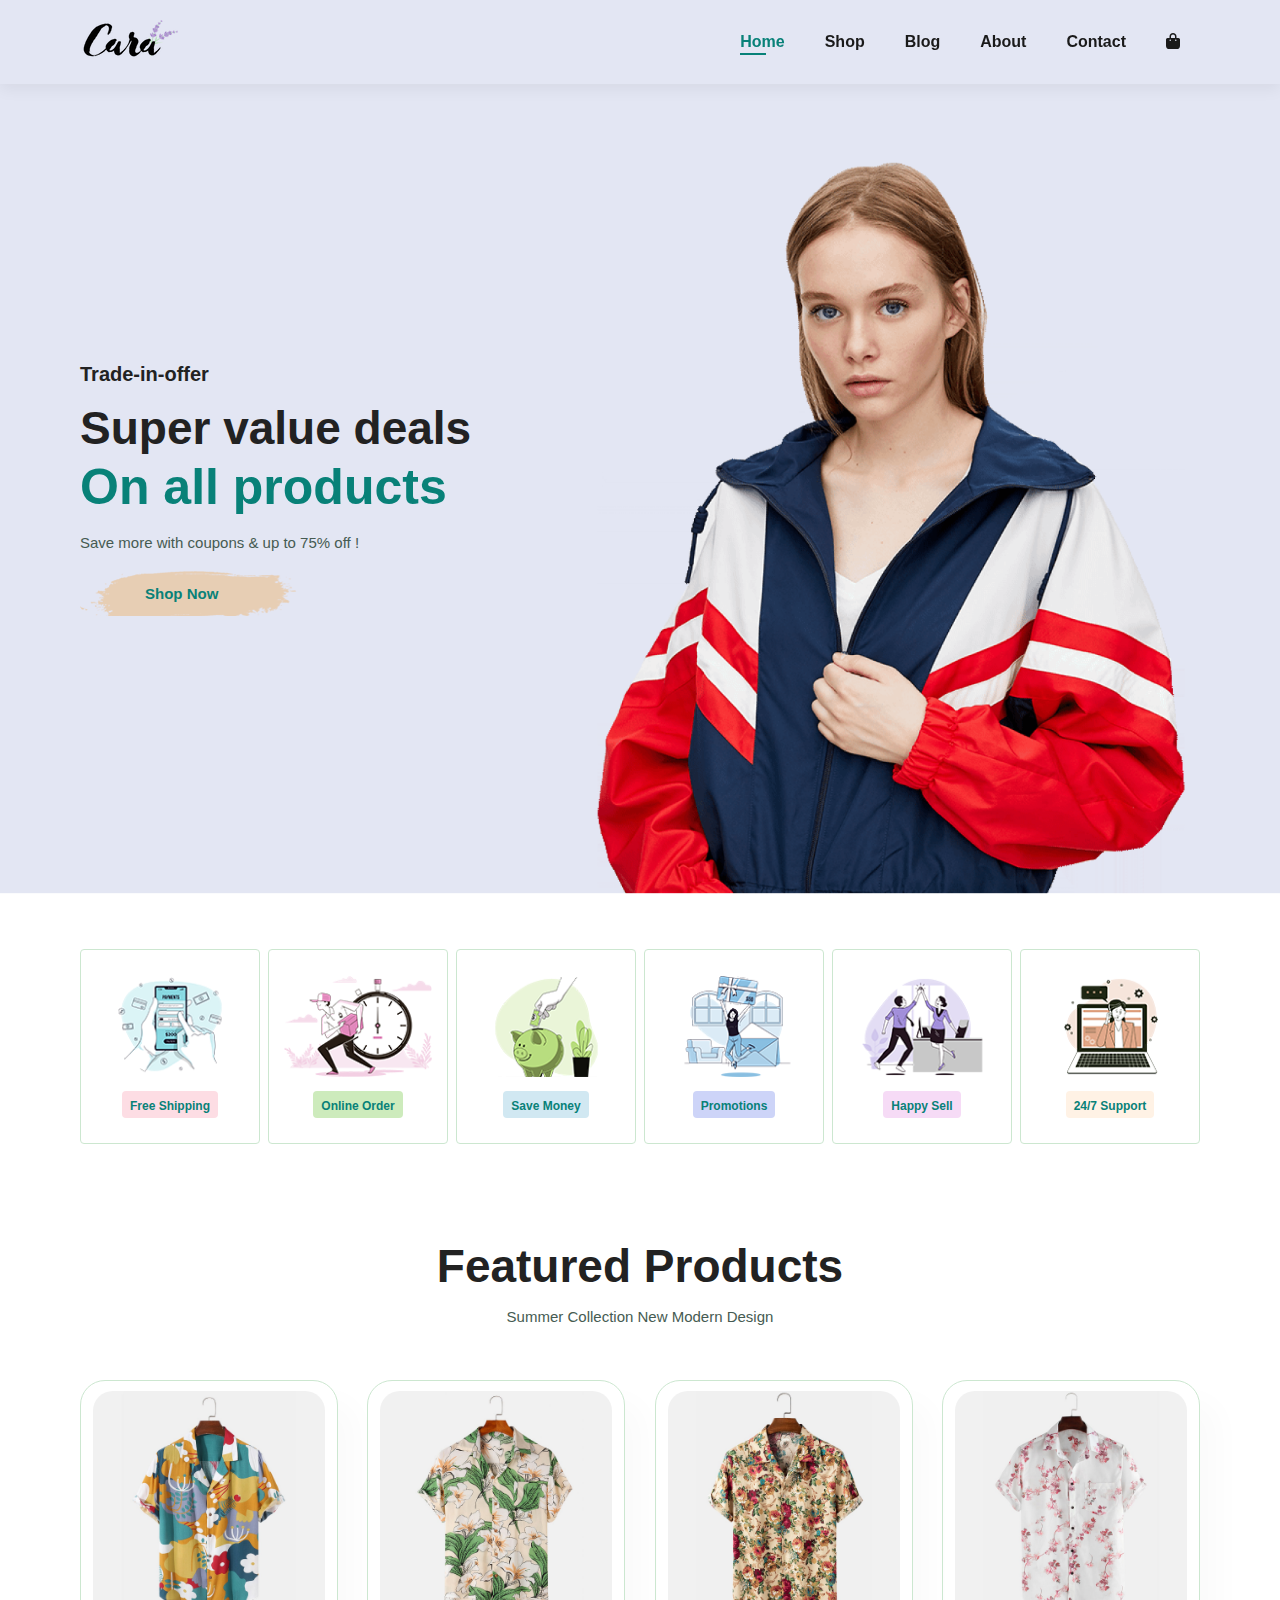
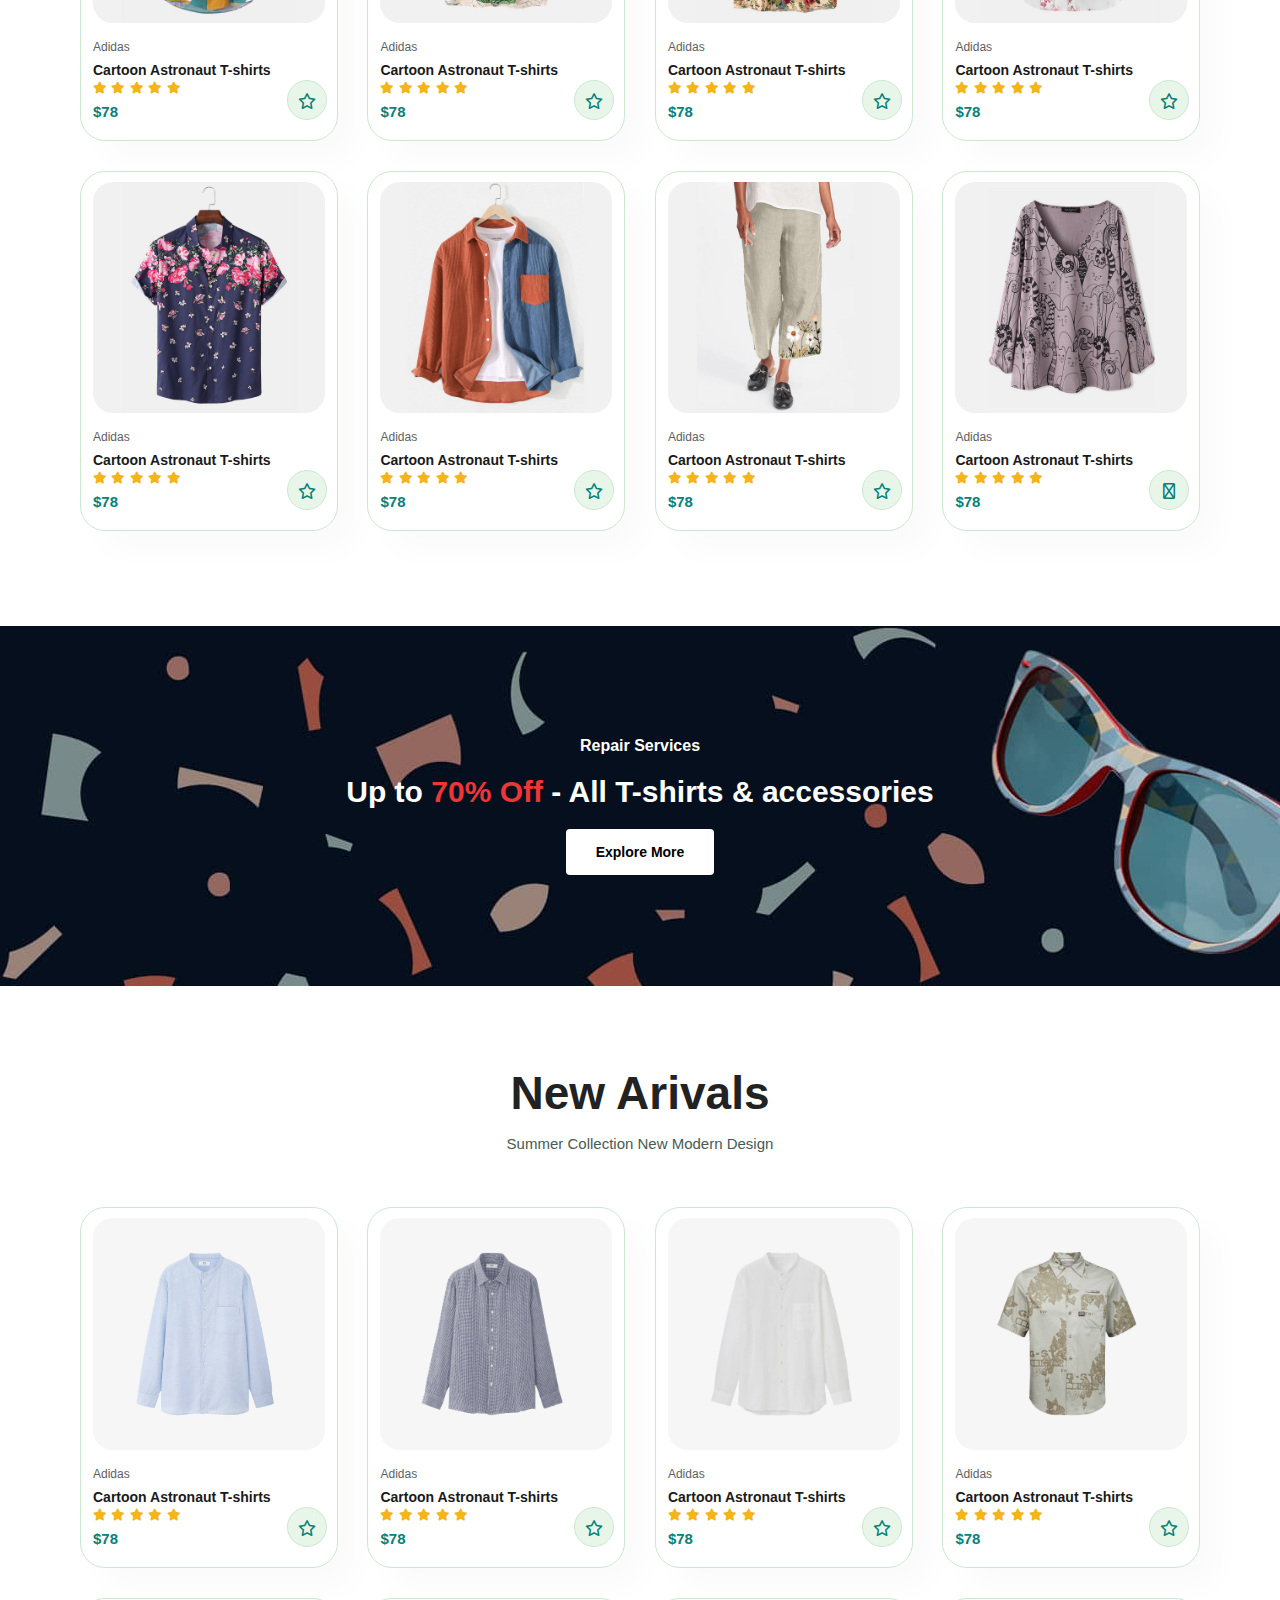
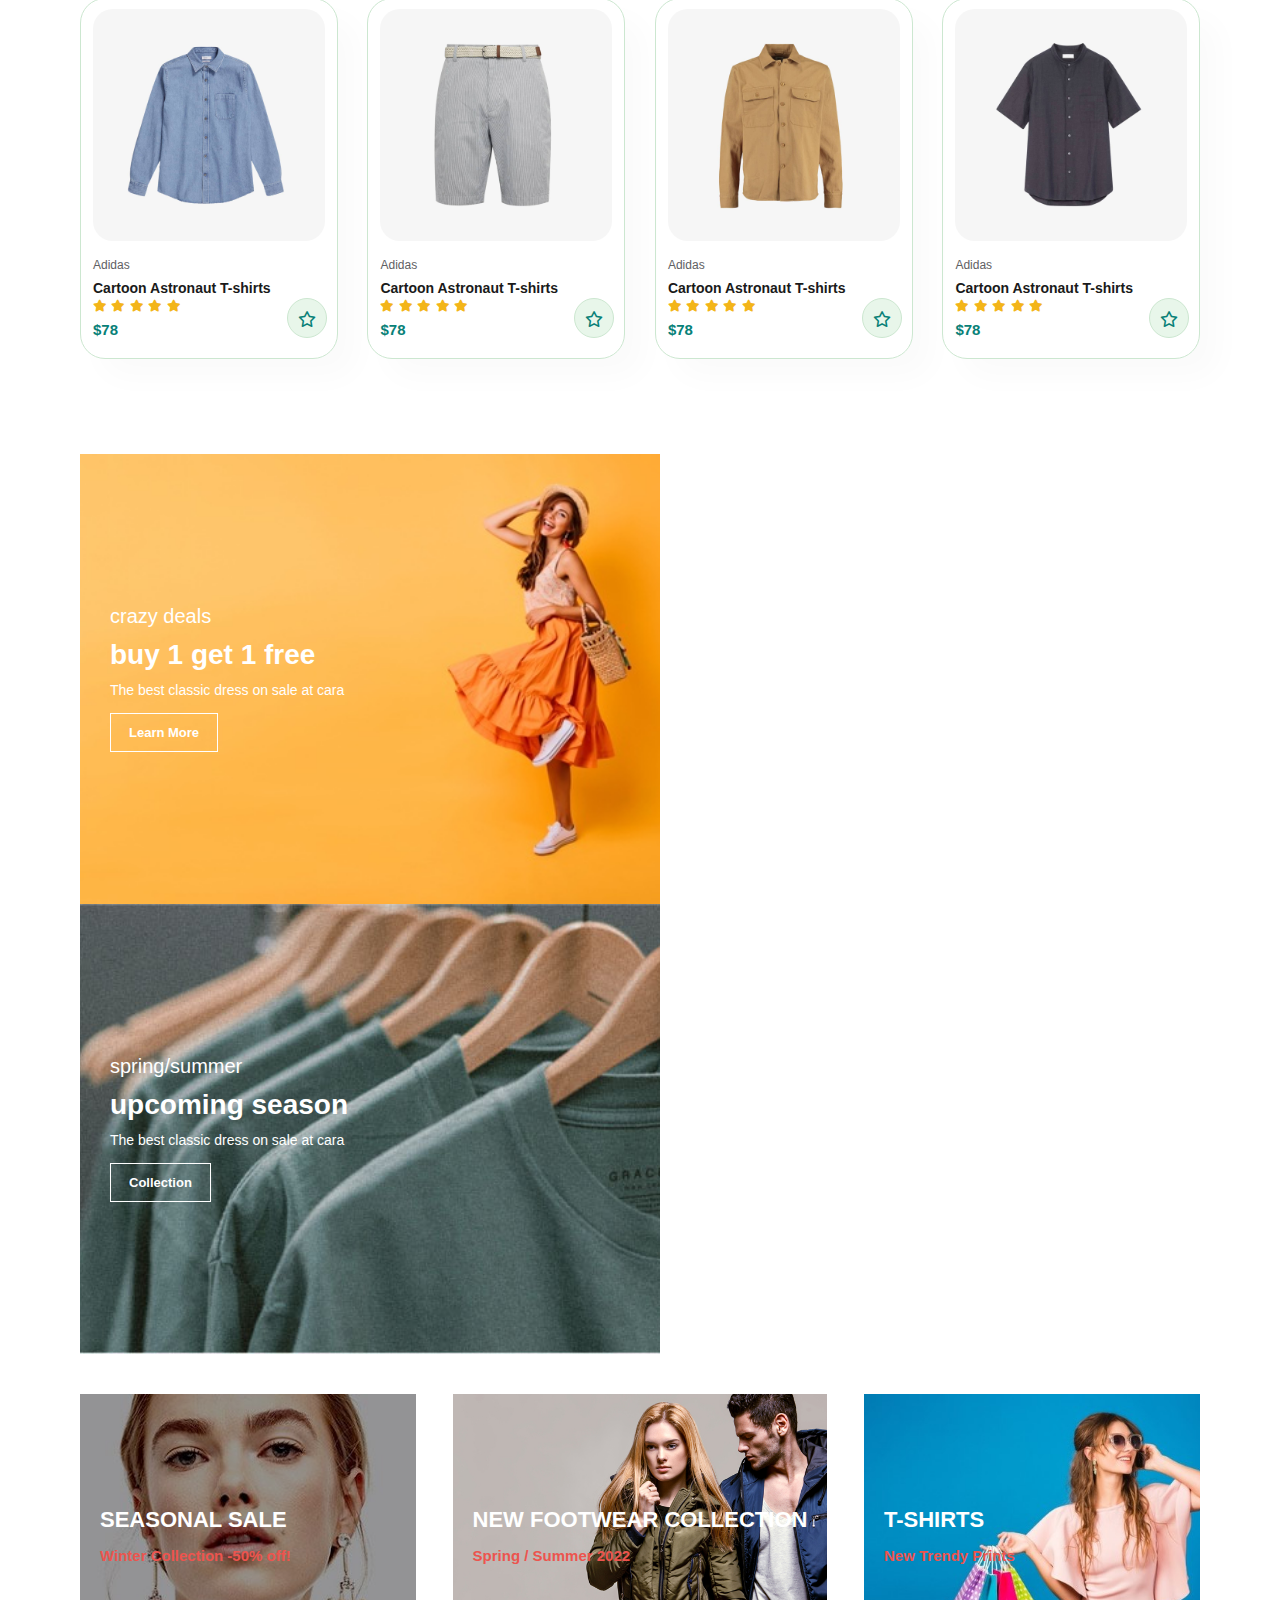
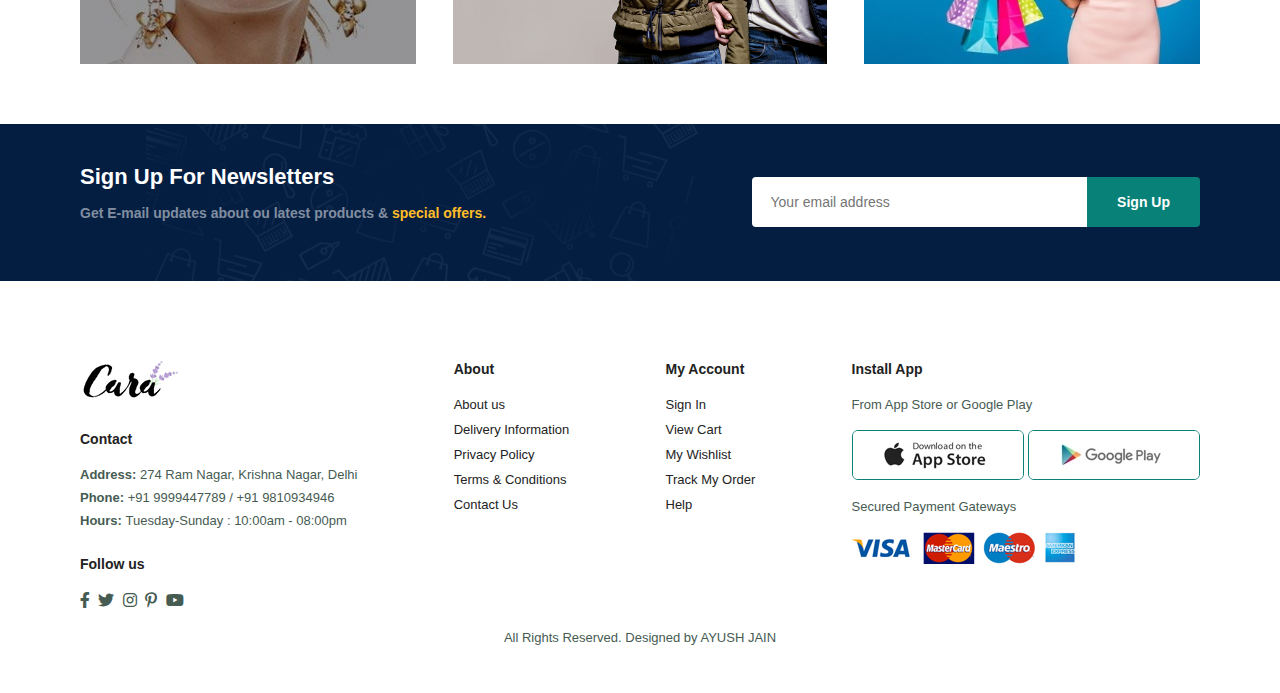
<file: index.html>
<!DOCTYPE html>
<html lang="en">
<head>
    <meta charset="UTF-8">
    <meta http-equiv="X-UA-Compatible" content="IE=edge">
    <meta name="viewport" content="width=device-width, initial-scale=1.0">
    <link rel="stylesheet" href="/css/all.css">
    <link rel="stylesheet" href="style.css"/>
    <title>Document</title>
</head>
<body>
    <section id="header">
        <a href="#"><img src="img/logo.png" class="logo" alt""></a>
    
     <div><ul id="navbar">
        <li><a class="active" href="index.html">Home</a></li>
        <li><a href="shop.html">Shop</a></li>
        <li><a href="blog.html">Blog</a></li>
        <li><a href="about.html">About</a></li>
        <li><a href="contact.html">Contact</a></li>
        <li id="lg-bag"><a href="cart.html"><i class="fas fa-shopping-bag"></i></a></li>
        <a href="#" id="close"><i class="fa fa-times"></i></a>
      </ul>
    </div>
      <div id="mobile">          
          <a href="cart.html"><i class="fas fa-shopping-bag"></i></a>
          <i id="bar" class="fas fa-outdent"></i>
      </div>
  
       </section>
    <section id="hero">
        <h4>Trade-in-offer</h4>
        <h2>Super value deals</h2>
        <h1>On all products</h1>
        <p>Save more with coupons & up to 75% off !</p>
        <button>Shop Now</button>
      </section>
        
      <section id="feature" class="section-p1">
        <div class="fe-box">
          <img src="img/features/f1.png" alt="">
          <h6>Free Shipping</h6>
        </div>
        <div class="fe-box">
          <img src="img/features/f2.png" alt="">
          <h6>Online Order</h6>
        </div>
        <div class="fe-box">
          <img src="img/features/f3.png" alt="">
          <h6>Save Money</h6>
        </div>
        <div class="fe-box">
          <img src="img/features/f4.png" alt="">
          <h6>Promotions</h6>
        </div><div class="fe-box">
          <img src="img/features/f5.png" alt="">
          <h6>Happy Sell</h6>
        </div>
        </div><div class="fe-box">
          <img src="img/features/f6.png" alt="">
          <h6>24/7 Support</h6>
        </div>
        
      </section>   
      
      
      <section id="product1" class="section-p1">
        <h2>Featured Products</h2>
        <p>Summer Collection New Modern Design</p>
        <div class="pro-container">
          <div class="pro">
            <img src="img/products/f1.jpg" alt="">
            <div class="des">
              <span>Adidas</span>
              <h5>Cartoon Astronaut T-shirts</h5>
              <div class="'star"><i class="fas fa-star"></i>
                <i class="fas fa-star"></i>
                <i class="fas fa-star"></i>
                <i class="fas fa-star"></i>
                <i class="fas fa-star"></i></div>
                <h4>$78</h4>
              
            </div>
           <a href="#"><i class="fas fa-star cart"></i></a>
          </div>
          <div class="pro">
            <img src="img/products/f2.jpg" alt="">
            <div class="des">
              <span>Adidas</span>
              <h5>Cartoon Astronaut T-shirts</h5>
              <div class="'star"><i class="fas fa-star"></i>
                <i class="fas fa-star"></i>
                <i class="fas fa-star"></i>
                <i class="fas fa-star"></i>
                <i class="fas fa-star"></i></div>
                <h4>$78</h4>
              
            </div>
           <a href="#"><i class="fas fa-star cart"></i></a>
          </div>
          <div class="pro">
            <img src="img/products/f3.jpg" alt="">
            <div class="des">
              <span>Adidas</span>
              <h5>Cartoon Astronaut T-shirts</h5>
              <div class="'star"><i class="fas fa-star"></i>
                <i class="fas fa-star"></i>
                <i class="fas fa-star"></i>
                <i class="fas fa-star"></i>
                <i class="fas fa-star"></i></div>
                <h4>$78</h4>
              
            </div>
           <a href="#"><i class="fas fa-star cart"></i></a>
          </div>
          <div class="pro">
            <img src="img/products/f4.jpg" alt="">
            <div class="des">
              <span>Adidas</span>
              <h5>Cartoon Astronaut T-shirts</h5>
              <div class="'star"><i class="fas fa-star"></i>
                <i class="fas fa-star"></i>
                <i class="fas fa-star"></i>
                <i class="fas fa-star"></i>
                <i class="fas fa-star"></i></div>
                <h4>$78</h4>
              
            </div>
           <a href="#"><i class="fas fa-star cart"></i></a>
          </div>
          <div class="pro">
            <img src="img/products/f5.jpg" alt="">
            <div class="des">
              <span>Adidas</span>
              <h5>Cartoon Astronaut T-shirts</h5>
              <div class="'star"><i class="fas fa-star"></i>
                <i class="fas fa-star"></i>
                <i class="fas fa-star"></i>
                <i class="fas fa-star"></i>
                <i class="fas fa-star"></i></div>
                <h4>$78</h4>
              
            </div>
           <a href="#"><i class="fas fa-star cart"></i></a>
          </div>
          <div class="pro">
            <img src="img/products/f6.jpg" alt="">
            <div class="des">
              <span>Adidas</span>
              <h5>Cartoon Astronaut T-shirts</h5>
              <div class="'star"><i class="fas fa-star"></i>
                <i class="fas fa-star"></i>
                <i class="fas fa-star"></i>
                <i class="fas fa-star"></i>
                <i class="fas fa-star"></i></div>
                <h4>$78</h4>
              
            </div>
           <a href="#"><i class="fas fa-star cart"></i></a>
          </div>
          <div class="pro">
            <img src="img/products/f7.jpg" alt="">
            <div class="des">
              <span>Adidas</span>
              <h5>Cartoon Astronaut T-shirts</h5>
              <div class="'star"><i class="fas fa-star"></i>
                <i class="fas fa-star"></i>
                <i class="fas fa-star"></i>
                <i class="fas fa-star"></i>
                <i class="fas fa-star"></i></div>
                <h4>$78</h4>
              
            </div>
           <a href="#"><i class="fas fa-star cart"></i></a>
          </div>
          <div class="pro">
            <img src="img/products/f8.jpg" alt="">
            <div class="des">
              <span>Adidas</span>
              <h5>Cartoon Astronaut T-shirts</h5>
              <div class="'star"><i class="fas fa-star"></i>
                <i class="fas fa-star"></i>
                <i class="fas fa-star"></i>
                <i class="fas fa-star"></i>
                <i class="fas fa-star"></i></div>
                <h4>$78</h4>
              
            </div>
           <a href="#"><i class="fas fa-cart-plus cart"></i></a>
          </div>
        </div>
      </section>

      <section id="banner" class="section-m1">
          <h4>Repair Services</h4>
          <h2>Up to <span> 70% Off </span> - All T-shirts & accessories</h2>
          <button class="normal">Explore More</button>
      </section>

      <section id="product1" class="section-p1">
        <h2>New Arivals</h2>
        <p>Summer Collection New Modern Design</p>
        <div class="pro-container">
          <div class="pro">
            <img src="img/products/n1.jpg" alt="">
            <div class="des">
              <span>Adidas</span>
              <h5>Cartoon Astronaut T-shirts</h5>
              <div class="'star"><i class="fas fa-star"></i>
                <i class="fas fa-star"></i>
                <i class="fas fa-star"></i>
                <i class="fas fa-star"></i>
                <i class="fas fa-star"></i></div>
                <h4>$78</h4>
              
            </div>
           <a href="#"><i class="fas fa-star cart"></i></a>
          </div>
          <div class="pro">
            <img src="img/products/n2.jpg" alt="">
            <div class="des">
              <span>Adidas</span>
              <h5>Cartoon Astronaut T-shirts</h5>
              <div class="'star"><i class="fas fa-star"></i>
                <i class="fas fa-star"></i>
                <i class="fas fa-star"></i>
                <i class="fas fa-star"></i>
                <i class="fas fa-star"></i></div>
                <h4>$78</h4>
              
            </div>
           <a href="#"><i class="fas fa-star cart"></i></a>
          </div>
          <div class="pro">
            <img src="img/products/n3.jpg" alt="">
            <div class="des">
              <span>Adidas</span>
              <h5>Cartoon Astronaut T-shirts</h5>
              <div class="'star"><i class="fas fa-star"></i>
                <i class="fas fa-star"></i>
                <i class="fas fa-star"></i>
                <i class="fas fa-star"></i>
                <i class="fas fa-star"></i></div>
                <h4>$78</h4>
              
            </div>
           <a href="#"><i class="fas fa-star cart"></i></a>
          </div>
          <div class="pro">
            <img src="img/products/n4.jpg" alt="">
            <div class="des">
              <span>Adidas</span>
              <h5>Cartoon Astronaut T-shirts</h5>
              <div class="'star"><i class="fas fa-star"></i>
                <i class="fas fa-star"></i>
                <i class="fas fa-star"></i>
                <i class="fas fa-star"></i>
                <i class="fas fa-star"></i></div>
                <h4>$78</h4>
              
            </div>
           <a href="#"><i class="fas fa-star cart"></i></a>
          </div>
          <div class="pro">
            <img src="img/products/n5.jpg" alt="">
            <div class="des">
              <span>Adidas</span>
              <h5>Cartoon Astronaut T-shirts</h5>
              <div class="'star"><i class="fas fa-star"></i>
                <i class="fas fa-star"></i>
                <i class="fas fa-star"></i>
                <i class="fas fa-star"></i>
                <i class="fas fa-star"></i></div>
                <h4>$78</h4>
              
            </div>
           <a href="#"><i class="fas fa-star cart"></i></a>
          </div>
          <div class="pro">
            <img src="img/products/n6.jpg" alt="">
            <div class="des">
              <span>Adidas</span>
              <h5>Cartoon Astronaut T-shirts</h5>
              <div class="'star"><i class="fas fa-star"></i>
                <i class="fas fa-star"></i>
                <i class="fas fa-star"></i>
                <i class="fas fa-star"></i>
                <i class="fas fa-star"></i></div>
                <h4>$78</h4>
              
            </div>
           <a href="#"><i class="fas fa-star cart"></i></a>
          </div>
          <div class="pro">
            <img src="img/products/n7.jpg" alt="">
            <div class="des">
              <span>Adidas</span>
              <h5>Cartoon Astronaut T-shirts</h5>
              <div class="'star"><i class="fas fa-star"></i>
                <i class="fas fa-star"></i>
                <i class="fas fa-star"></i>
                <i class="fas fa-star"></i>
                <i class="fas fa-star"></i></div>
                <h4>$78</h4>
              
            </div>
           <a href="#"><i class="fas fa-star cart"></i></a>
          </div>
          <div class="pro">
            <img src="img/products/n8.jpg" alt="">
            <div class="des">
              <span>Adidas</span>
              <h5>Cartoon Astronaut T-shirts</h5>
              <div class="'star"><i class="fas fa-star"></i>
                <i class="fas fa-star"></i>
                <i class="fas fa-star"></i>
                <i class="fas fa-star"></i>
                <i class="fas fa-star"></i></div>
                <h4>$78</h4>
              
            </div>
           <a href="#"><i class="fas fa-star cart"></i></a>
          </div>
        </div>
      </section>

      <section id="sm-banner" class="section-p1">
          <div class="banner-box">
              <h4>crazy deals</h4>
              <h2>buy 1 get 1 free</h2>
              <span>The best classic dress on sale at cara</span>
              <button class="white">Learn More</button>
          </div>

          <div class="banner-box banner-box2">
            <h4>spring/summer</h4>
            <h2>upcoming season</h2>
            <span>The best classic dress on sale at cara</span>
            <button class="white">Collection</button>
        </div>
      </section>
      <section id="banner3">
        <div class="banner-box ">
            <h2>SEASONAL SALE</h2>
            <h3>Winter Collection -50% off!</h3>
        </div>
        <div class="banner-box banner-box2">
            <h2>NEW FOOTWEAR COLLECTION</h2>
            <h3>Spring / Summer 2022</h3>
        </div>
        <div class="banner-box banner-box3">
            <h2>T-SHIRTS</h2>
            <h3>New Trendy Prints</h3>
        </div>
      </section>

      <section id="newsletter" class="section-p1 section-m1">
          <div class="newstext">
              <h4>Sign Up For Newsletters</h4>
              <p>Get E-mail updates about ou latest products & <span>special offers.</span></p>
          </div>
          <div class="form">
              <input type="text" placeholder="Your email address">
              <button class="normal">Sign Up</button>
          </div>
      </section>

      <footer class="section-p1">
          <div class="col">
              <img class="logo" src="img/logo.png" alt="">
              <h4>Contact</h4>
              <p><strong>Address: </strong> 274 Ram Nagar, Krishna Nagar, Delhi</p>
              <p><strong>Phone: </strong> +91 9999447789 / +91 9810934946 </p>
              <p><strong>Hours: </strong> Tuesday-Sunday : 10:00am - 08:00pm</p>
              <div class="follow">
                  <h4>Follow us</h4>
                  <div class="icon">
                      <i class="fab fa-facebook-f"></i>
                      <i class="fab fa-twitter"></i>
                      <i class="fab fa-instagram"></i>
                      <i class="fab fa-pinterest-p"></i>
                      <i class="fab fa-youtube"></i>
                  </div>
              </div>
          </div>
          <div class="col">
              <h4>About</h4>
              <a href="#">About us</a>
              <a href="#">Delivery Information</a>
              <a href="#">Privacy Policy</a>
              <a href="#">Terms & Conditions</a>
              <a href="#">Contact Us</a>
          </div>
          <div class="col">
            <h4>My Account</h4>
            <a href="#">Sign In</a>
            <a href="#">View Cart</a>
            <a href="#">My Wishlist</a>
            <a href="#">Track My Order</a>
            <a href="#">Help</a>
        </div>
        <div class="col install">
            <h4>Install App</h4>
            <p>From App Store or Google Play</p>
            <div class="row">
                <img src="img/pay/app.jpg" alt="">
                <img src="img/pay/play.jpg" alt="">
            </div>
            <p>Secured Payment Gateways </p>
            <img src="img/pay/pay.png" alt="">

        </div>


        <div class="copyright">
            <p>All Rights Reserved. Designed by AYUSH JAIN</p>
        </div>


      </footer>


      <script src="script.js"></script>
</body>
</html>
</file>
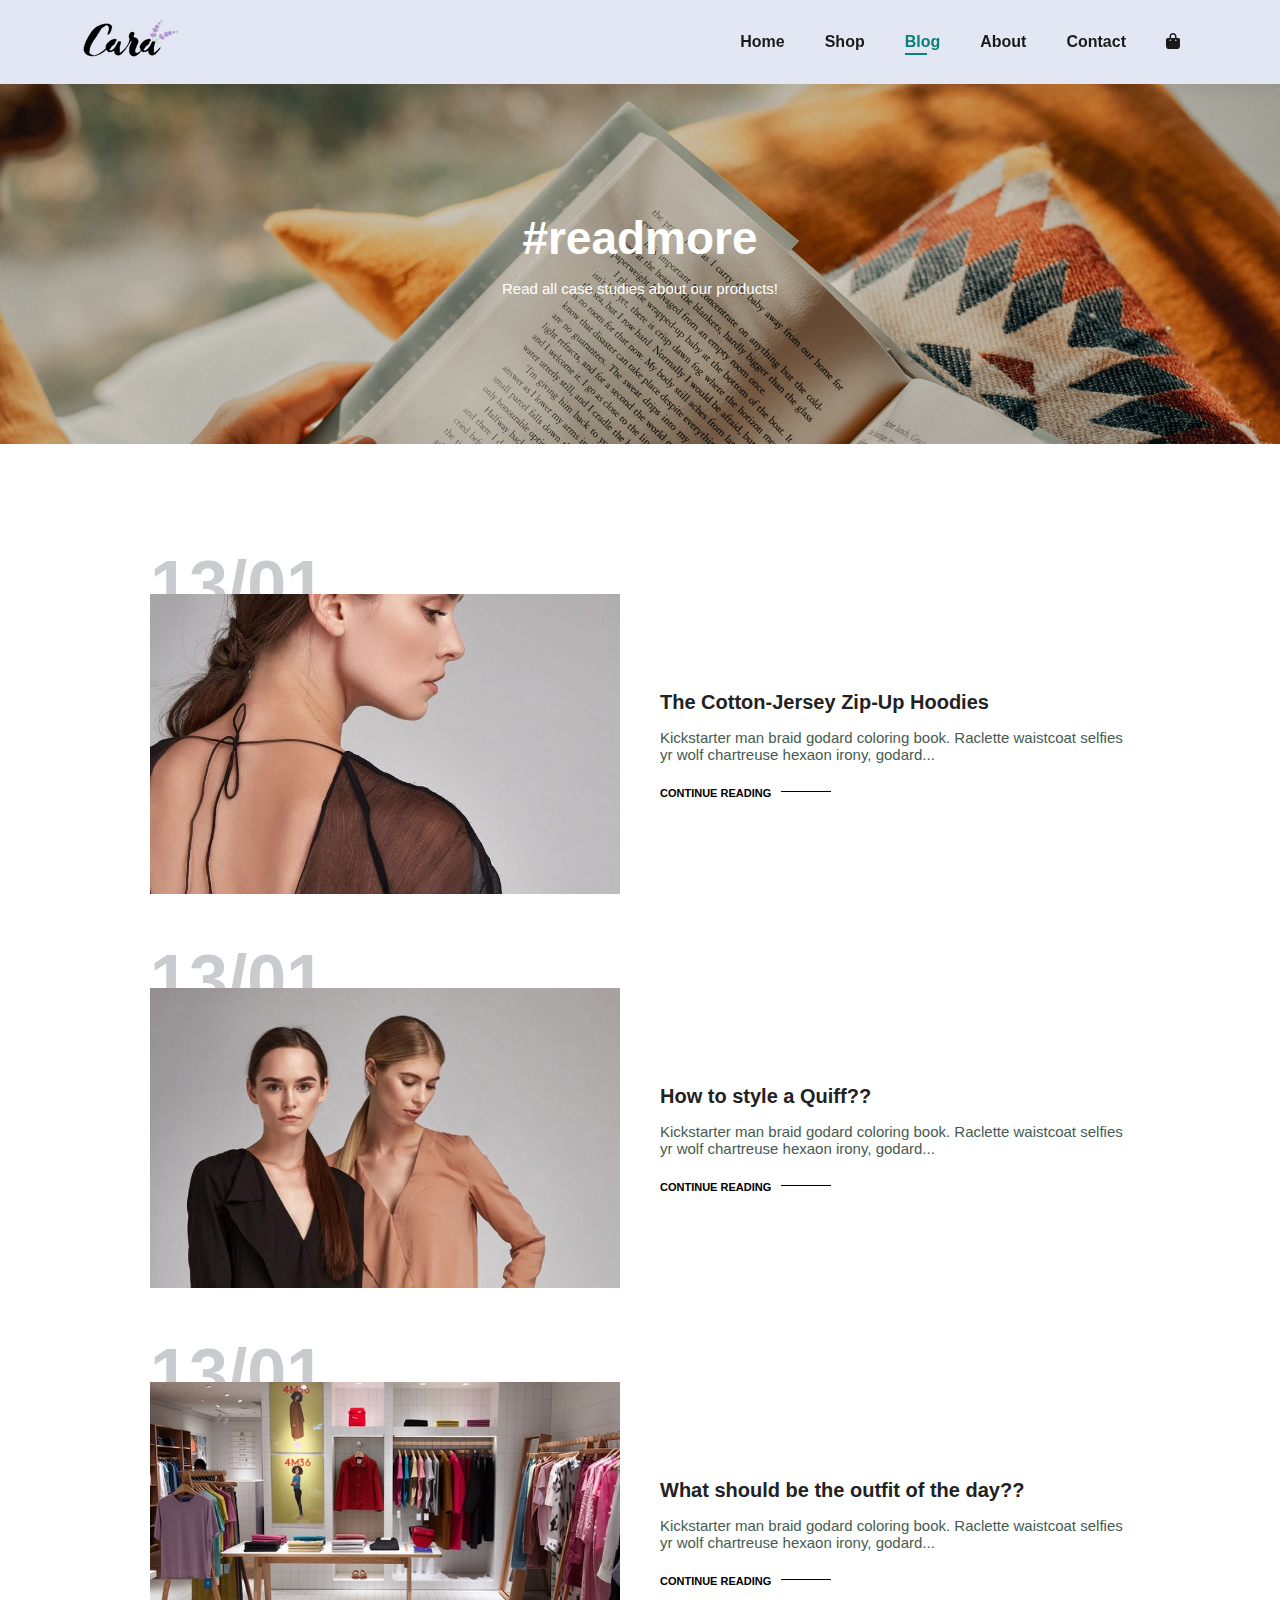
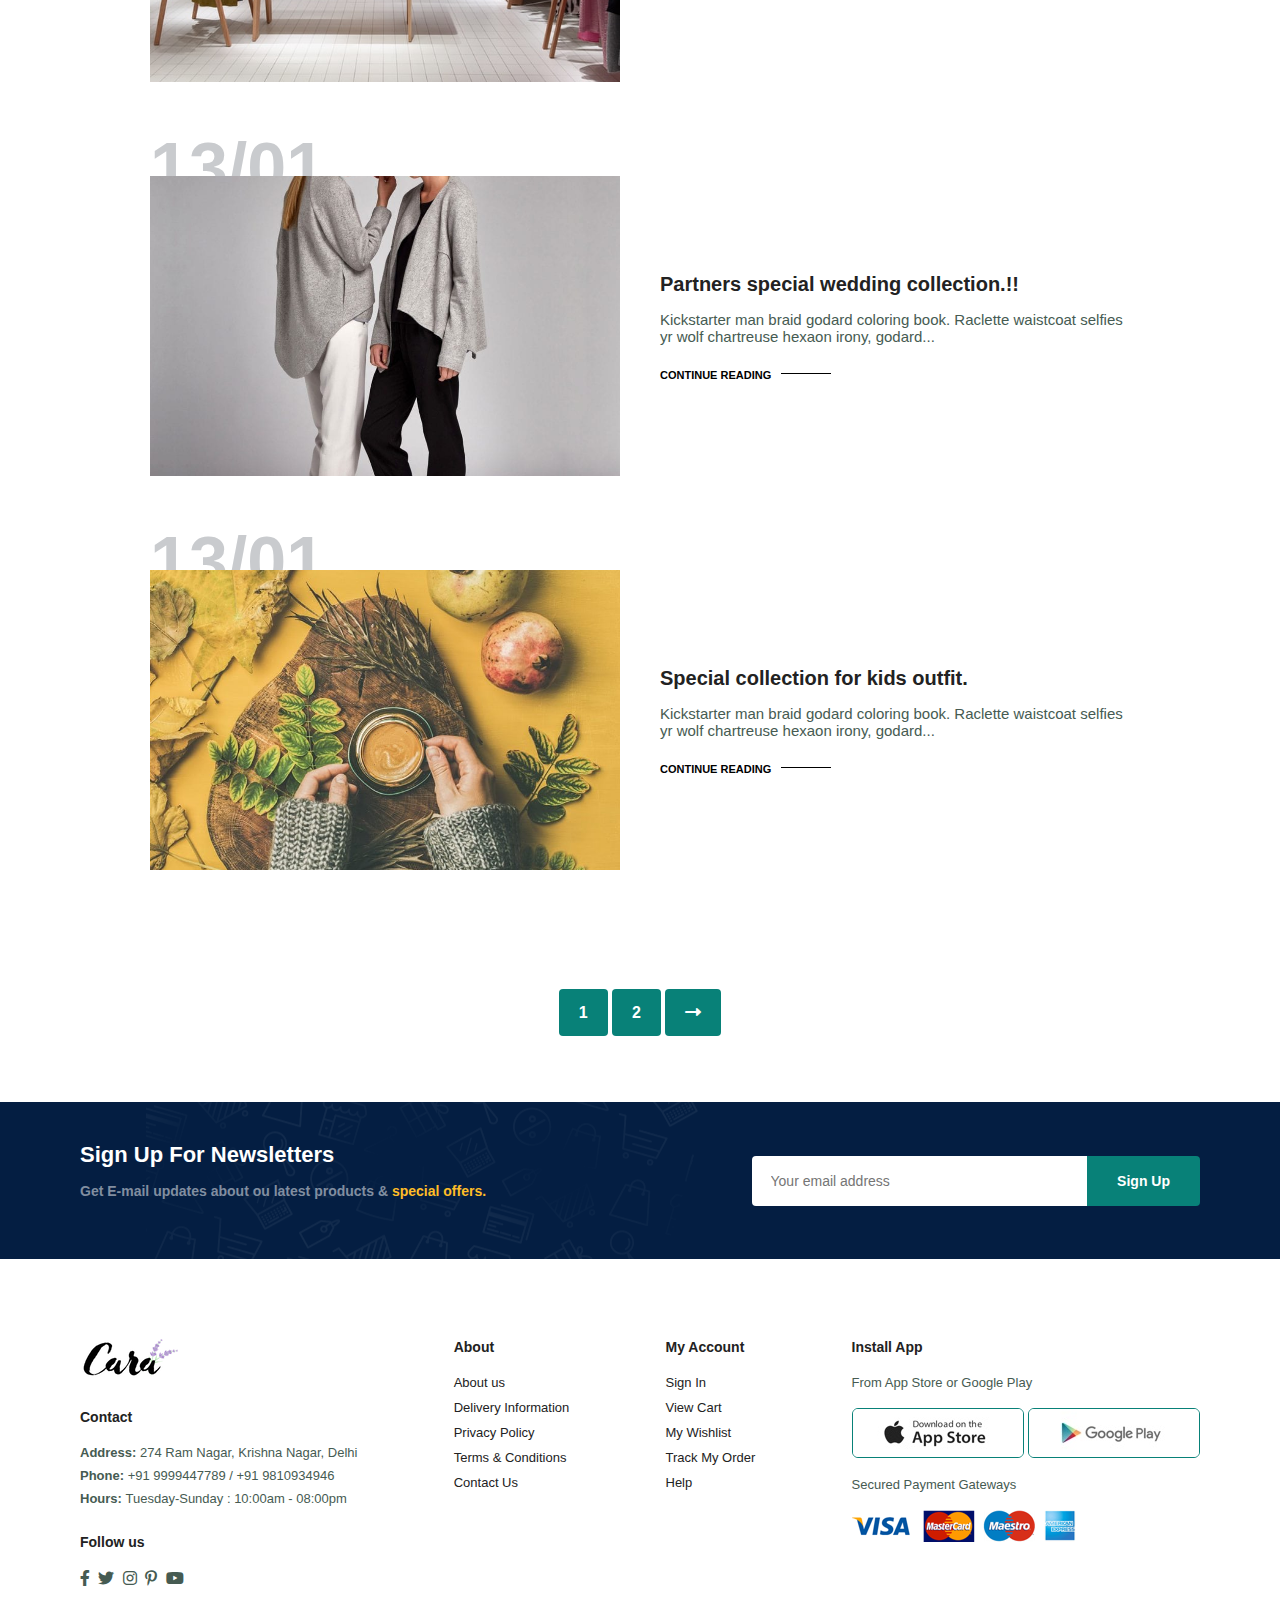
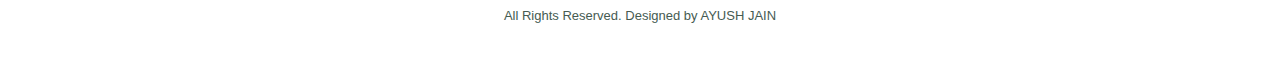
<file: blog.html>
<!DOCTYPE html>
<html lang="en">
<head>
    <meta charset="UTF-8">
    <meta http-equiv="X-UA-Compatible" content="IE=edge">
    <meta name="viewport" content="width=device-width, initial-scale=1.0">
    <link rel="stylesheet" href="/css/all.css">
    <link rel="stylesheet" href="style.css"/>
    <title>Document</title>
</head>
<body>
    <section id="header">
        <a href="#"><img src="img/logo.png" class="logo" alt""></a>
    
     <div><ul id="navbar">
        <li><a  href="index.html">Home</a></li>
        <li><a href="shop.html">Shop</a></li>
        <li><a class="active" href="blog.html">Blog</a></li>
        <li><a href="about.html">About</a></li>
        <li><a href="contact.html">Contact</a></li>
        <li id="lg-bag"><a href="cart.html"><i class="fas fa-shopping-bag"></i></a></li>
        <a href="#" id="close"><i class="fa fa-times"></i></a>
      </ul>
    </div>
      <div id="mobile">          
          <a href="cart.html"><i class="fas fa-shopping-bag"></i></a>
          <i id="bar" class="fas fa-outdent"></i>
      </div>
  
       </section>
    <section id="page-header" class="blog-header">
       
        <h2>#readmore</h2>
        <p>Read all case studies about our products! </p>
       
      </section>

      <section id="blog">
          <div class="blog-box">
              <div class="blog-img">
                  <img src="img/blog/b1.jpg" alt="">
              </div>
              <div class="blog-details">
                  <h4>The Cotton-Jersey Zip-Up Hoodies</h4>
                  <p>Kickstarter man braid godard coloring book. Raclette waistcoat selfies yr wolf chartreuse hexaon irony, godard...</p>
                  <a href="#">CONTINUE READING</a>
              </div>
              <h1>13/01</h1>
          </div>
          <div class="blog-box">
            <div class="blog-img">
                <img src="img/blog/b2.jpg" alt="">
            </div>
            <div class="blog-details">
                <h4>How to style a Quiff??</h4>
                <p>Kickstarter man braid godard coloring book. Raclette waistcoat selfies yr wolf chartreuse hexaon irony, godard...</p>
                <a href="#">CONTINUE READING</a>
            </div>
            <h1>13/01</h1>
          </div>
          <div class="blog-box">
            <div class="blog-img">
                <img src="img/blog/b3.jpg" alt="">
            </div>
            <div class="blog-details">
                <h4>What should be the outfit of the day??</h4>
                <p>Kickstarter man braid godard coloring book. Raclette waistcoat selfies yr wolf chartreuse hexaon irony, godard...</p>
                <a href="#">CONTINUE READING</a>
            </div>
            <h1>13/01</h1>
         </div>
         <div class="blog-box">
            <div class="blog-img">
                <img src="img/blog/b4.jpg" alt="">
            </div>
            <div class="blog-details">
                <h4>Partners special wedding collection.!!</h4>
                <p>Kickstarter man braid godard coloring book. Raclette waistcoat selfies yr wolf chartreuse hexaon irony, godard...</p>
                <a href="#">CONTINUE READING</a>
            </div>
            <h1>13/01</h1>
          </div>
          <div class="blog-box">
            <div class="blog-img">
                <img src="img/blog/b6.jpg" alt="">
            </div>
            <div class="blog-details">
                <h4>Special collection for kids outfit.</h4>
                <p>Kickstarter man braid godard coloring book. Raclette waistcoat selfies yr wolf chartreuse hexaon irony, godard...</p>
                <a href="#">CONTINUE READING</a>
            </div>
            <h1>13/01</h1>
          </div>

      </section>
        
 
      <section id="pagination" class="section-p1">
          <a href="#">1</a>
          <a href="#">2</a>
          <a href="#"><i class="fas fa-long-arrow-alt-right"></i></a>
      </section>

      <section id="newsletter" class="section-p1 section-m1">
          <div class="newstext">
              <h4>Sign Up For Newsletters</h4>
              <p>Get E-mail updates about ou latest products & <span>special offers.</span></p>
          </div>
          <div class="form">
              <input type="text" placeholder="Your email address">
              <button class="normal">Sign Up</button>
          </div>
      </section>

      <footer class="section-p1">
          <div class="col">
              <img class="logo" src="img/logo.png" alt="">
              <h4>Contact</h4>
              <p><strong>Address: </strong> 274 Ram Nagar, Krishna Nagar, Delhi</p>
              <p><strong>Phone: </strong> +91 9999447789 / +91 9810934946 </p>
              <p><strong>Hours: </strong> Tuesday-Sunday : 10:00am - 08:00pm</p>
              <div class="follow">
                  <h4>Follow us</h4>
                  <div class="icon">
                      <i class="fab fa-facebook-f"></i>
                      <i class="fab fa-twitter"></i>
                      <i class="fab fa-instagram"></i>
                      <i class="fab fa-pinterest-p"></i>
                      <i class="fab fa-youtube"></i>
                  </div>
              </div>
          </div>
          <div class="col">
              <h4>About</h4>
              <a href="#">About us</a>
              <a href="#">Delivery Information</a>
              <a href="#">Privacy Policy</a>
              <a href="#">Terms & Conditions</a>
              <a href="#">Contact Us</a>
          </div>
          <div class="col">
            <h4>My Account</h4>
            <a href="#">Sign In</a>
            <a href="#">View Cart</a>
            <a href="#">My Wishlist</a>
            <a href="#">Track My Order</a>
            <a href="#">Help</a>
        </div>
        <div class="col install">
            <h4>Install App</h4>
            <p>From App Store or Google Play</p>
            <div class="row">
                <img src="img/pay/app.jpg" alt="">
                <img src="img/pay/play.jpg" alt="">
            </div>
            <p>Secured Payment Gateways </p>
            <img src="img/pay/pay.png" alt="">

        </div>


        <div class="copyright">
            <p>All Rights Reserved. Designed by AYUSH JAIN</p>
        </div>


      </footer>


      <script src="script.js"></script>
</body>
</html>
</file>
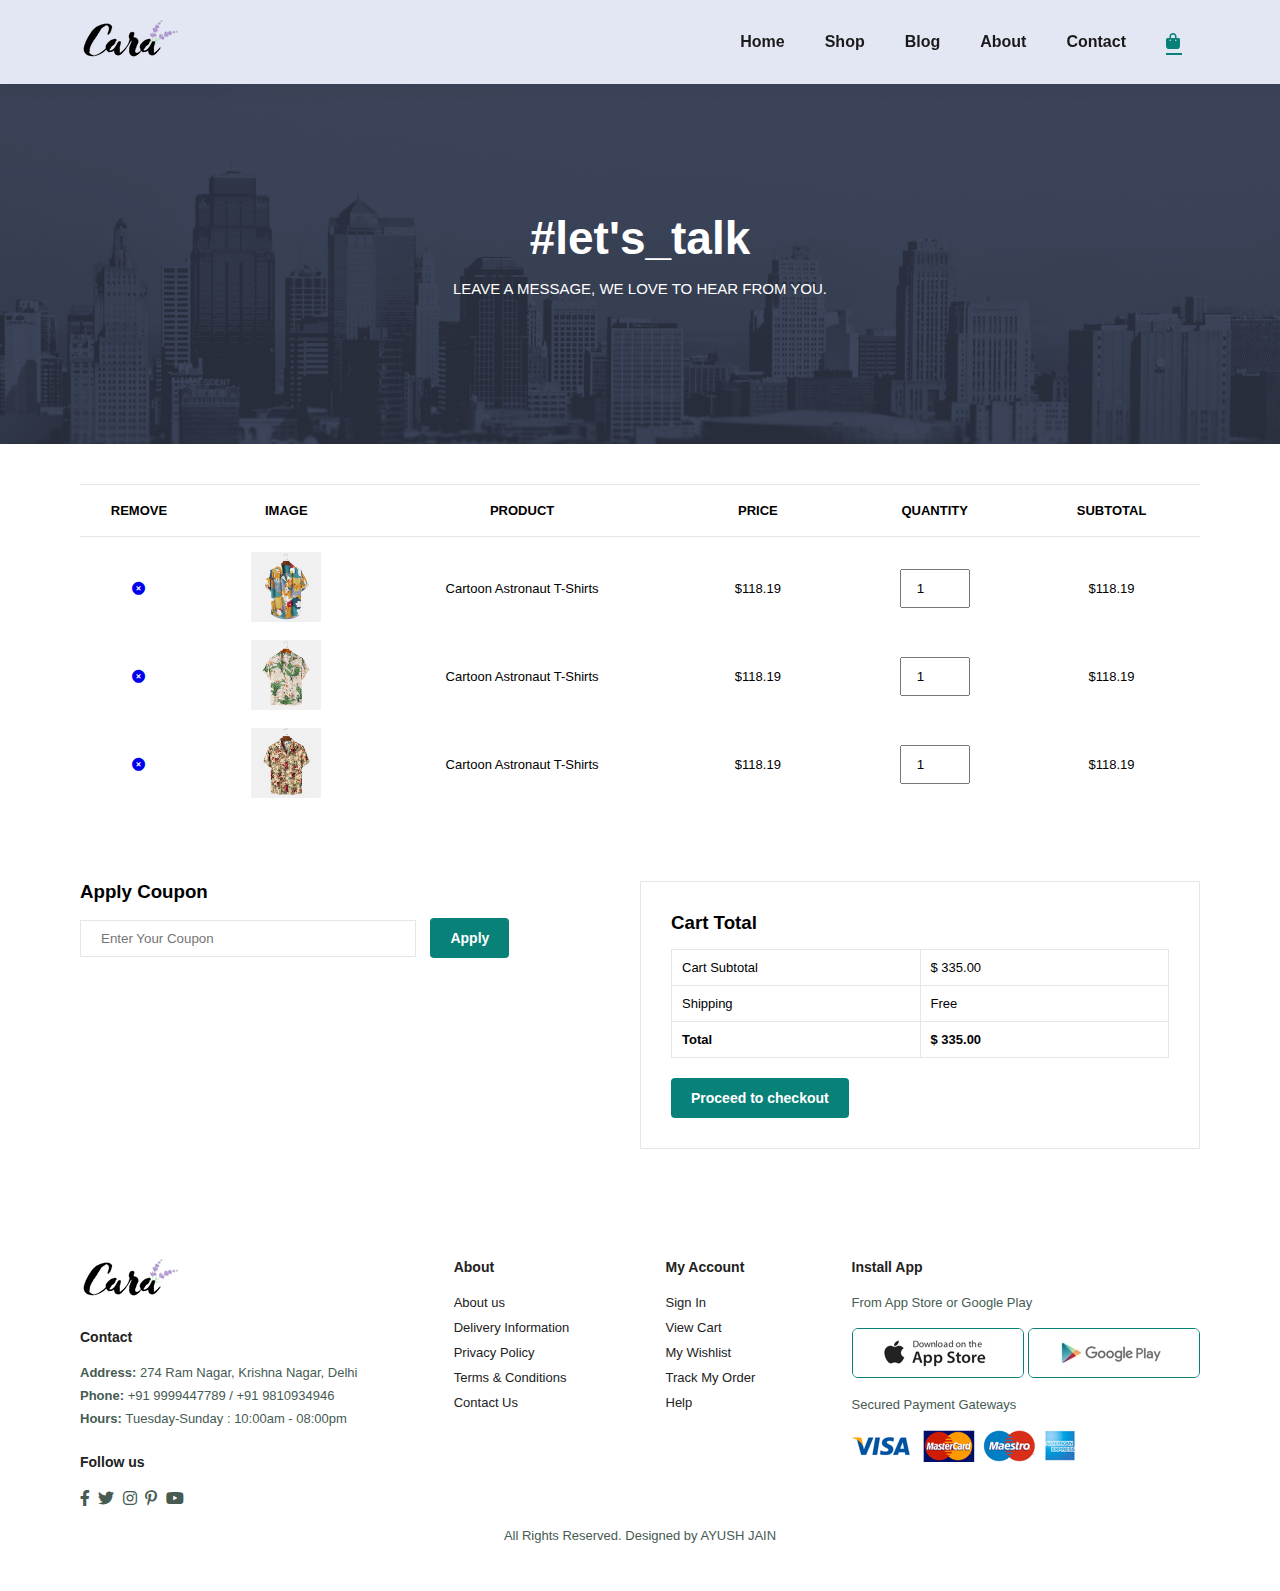
<file: cart.html>
<!DOCTYPE html>
<html lang="en">
<head>
    <meta charset="UTF-8">
    <meta http-equiv="X-UA-Compatible" content="IE=edge">
    <meta name="viewport" content="width=device-width, initial-scale=1.0">
    <link rel="stylesheet" href="/css/all.css">
    <link rel="stylesheet" href="style.css"/>
    <title>Document</title>
</head>
<body>
    <section id="header">
        <a href="#"><img src="img/logo.png" class="logo" alt""></a>
    
     <div><ul id="navbar">
        <li><a  href="index.html">Home</a></li>
        <li><a href="shop.html">Shop</a></li>
        <li><a href="blog.html">Blog</a></li>
        <li><a href="about.html">About</a></li>
        <li><a href="contact.html">Contact</a></li>
        <li id="lg-bag"><a class="active" href="cart.html"><i class="fas fa-shopping-bag"></i></a></li>
        <a href="#" id="close"><i class="fa fa-times"></i></a>
      </ul>
    </div>
      <div id="mobile">          
          <a href="cart.html"><i class="fas fa-shopping-bag"></i></a>
          <i id="bar" class="fas fa-outdent"></i>
      </div>
  
       </section>
    <section id="page-header" class="about-header">
       
        <h2>#let's_talk</h2>
        <p> LEAVE A MESSAGE, WE LOVE TO HEAR FROM YOU. </p>
       
      </section>

      <section id="cart" class="section-p1">
          <table width="100%">
              <thead>
                  <tr>
                      <td>Remove</td>
                      <td>Image</td>
                      <td>Product</td>
                      <td>Price</td>
                      <td>Quantity</td>
                      <td>Subtotal</td>
                  </tr>
              </thead>
              <tbody>
                  <tr>
                      <td><a href="#"><i class="fas fa-times-circle"></i></a></td>
                      <td><img src="img/products/f1.jpg" alt=""></td>
                      <td>Cartoon Astronaut T-Shirts</td>
                      <td>$118.19</td>
                      <td><input type="number" value="1"></td>
                      <td>$118.19</td>
                  </tr>
                  <tr>
                    <td><a href="#"><i class="fas fa-times-circle"></i></a></td>
                    <td><img src="img/products/f2.jpg" alt=""></td>
                    <td>Cartoon Astronaut T-Shirts</td>
                    <td>$118.19</td>
                    <td><input type="number" value="1"></td>
                    <td>$118.19</td>
                </tr>
                <tr>
                    <td><a href="#"><i class="fas fa-times-circle"></i></a></td>
                    <td><img src="img/products/f3.jpg" alt=""></td>
                    <td>Cartoon Astronaut T-Shirts</td>
                    <td>$118.19</td>
                    <td><input type="number" value="1"></td>
                    <td>$118.19</td>
                </tr> 
              </tbody>
          </table>
      </section>


      <section id="cart-add" class="section-p1">
          <div id="coupon">
              <h3>Apply Coupon</h3>
              <div>
                  <input types="text" placeholder="Enter Your Coupon">
                  <button class="normal">Apply</button>
              </div>
          </div>

          <div id="subtotal">
              <h3>Cart Total</h3>
              <table>
                  <tr>
                      <td>Cart Subtotal</td>
                      <td>$ 335.00</td>
                  </tr>
                  <tr>
                      <td>Shipping</td>
                      <td>Free</td>
                  </tr>
                  <tr>
                      <td><strong>Total</strong></td>
                      <td><strong>$ 335.00</strong></td>
                  </tr>
              </table>
              <button class="normal">Proceed to checkout</button>
          </div>
      </section>


      <footer class="section-p1">
          <div class="col">
              <img class="logo" src="img/logo.png" alt="">
              <h4>Contact</h4>
              <p><strong>Address: </strong> 274 Ram Nagar, Krishna Nagar, Delhi</p>
              <p><strong>Phone: </strong> +91 9999447789 / +91 9810934946 </p>
              <p><strong>Hours: </strong> Tuesday-Sunday : 10:00am - 08:00pm</p>
              <div class="follow">
                  <h4>Follow us</h4>
                  <div class="icon">
                      <i class="fab fa-facebook-f"></i>
                      <i class="fab fa-twitter"></i>
                      <i class="fab fa-instagram"></i>
                      <i class="fab fa-pinterest-p"></i>
                      <i class="fab fa-youtube"></i>
                  </div>
              </div>
          </div>
          <div class="col">
              <h4>About</h4>
              <a href="#">About us</a>
              <a href="#">Delivery Information</a>
              <a href="#">Privacy Policy</a>
              <a href="#">Terms & Conditions</a>
              <a href="#">Contact Us</a>
          </div>
          <div class="col">
            <h4>My Account</h4>
            <a href="#">Sign In</a>
            <a href="#">View Cart</a>
            <a href="#">My Wishlist</a>
            <a href="#">Track My Order</a>
            <a href="#">Help</a>
        </div>
        <div class="col install">
            <h4>Install App</h4>
            <p>From App Store or Google Play</p>
            <div class="row">
                <img src="img/pay/app.jpg" alt="">
                <img src="img/pay/play.jpg" alt="">
            </div>
            <p>Secured Payment Gateways </p>
            <img src="img/pay/pay.png" alt="">

        </div>


        <div class="copyright">
            <p>All Rights Reserved. Designed by AYUSH JAIN</p>
        </div>


      </footer>


      <script src="script.js"></script>
</body>
</html>
</file>
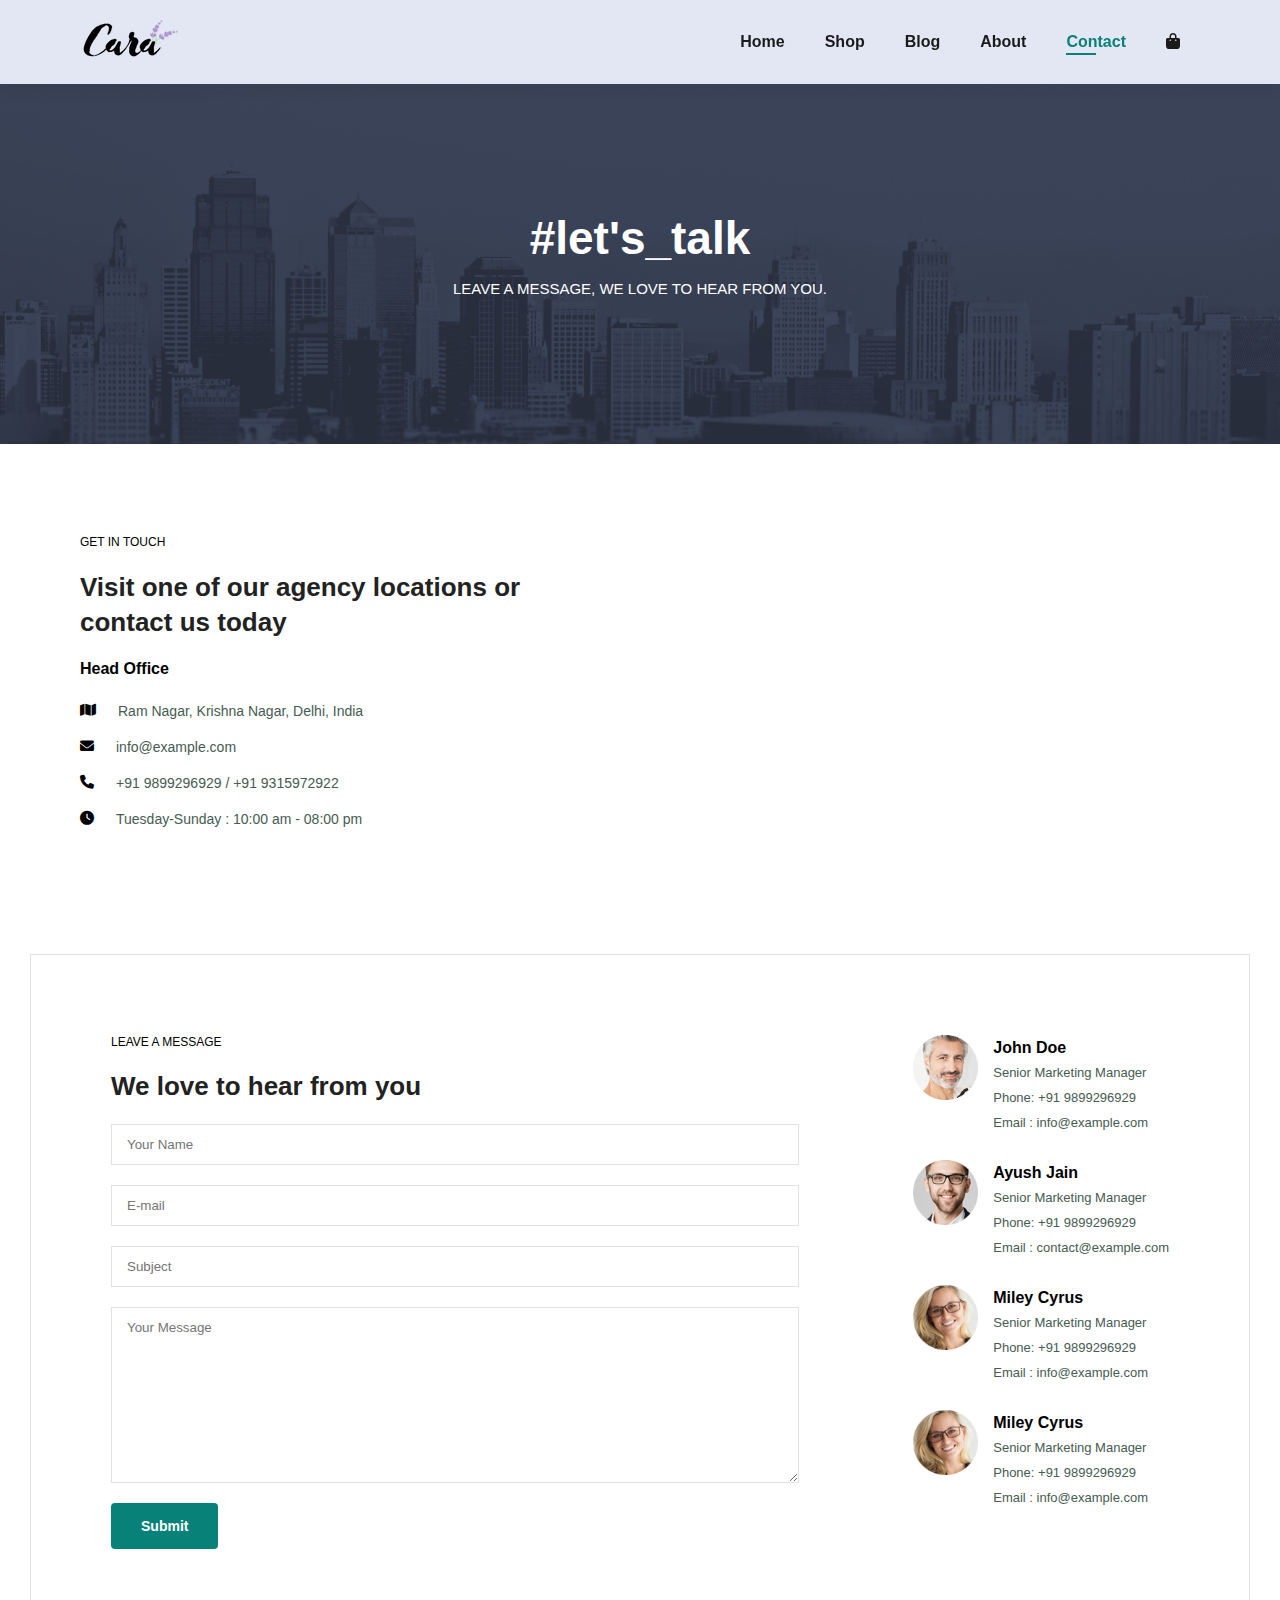
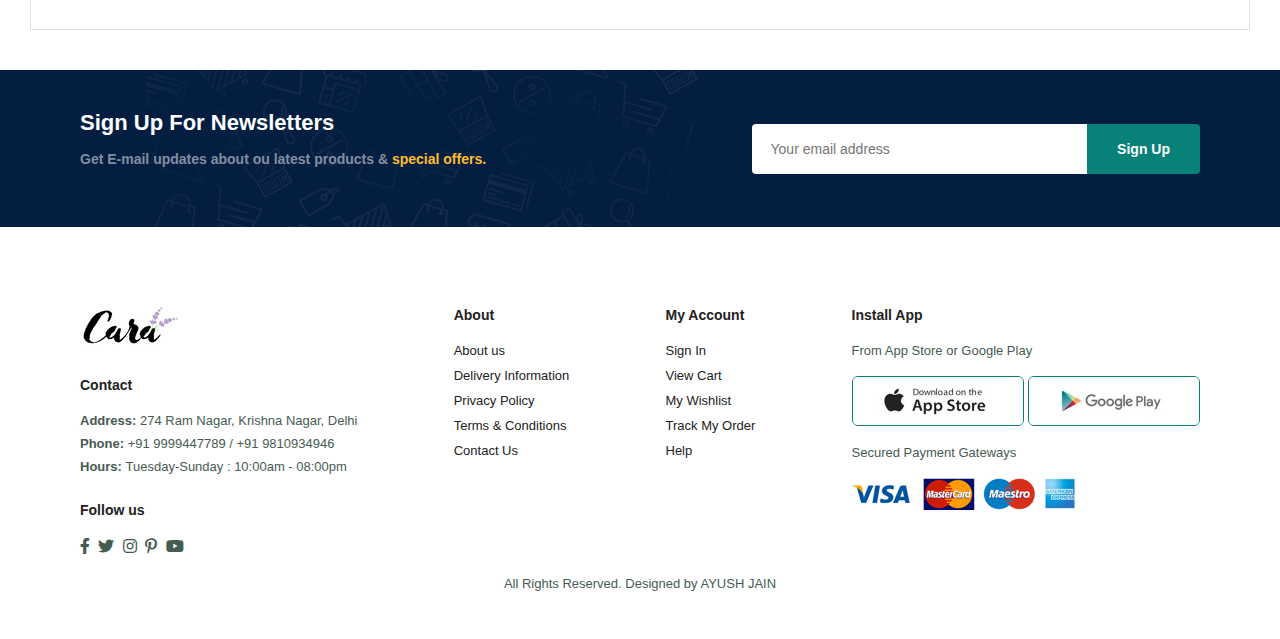
<file: contact.html>
<!DOCTYPE html>
<html lang="en">
<head>
    <meta charset="UTF-8">
    <meta http-equiv="X-UA-Compatible" content="IE=edge">
    <meta name="viewport" content="width=device-width, initial-scale=1.0">
    <link rel="stylesheet" href="/css/all.css">
    <link rel="stylesheet" href="style.css"/>
    <title>Document</title>
</head>
<body>
    <section id="header">
        <a href="#"><img src="img/logo.png" class="logo" alt""></a>
    
     <div><ul id="navbar">
        <li><a  href="index.html">Home</a></li>
        <li><a href="shop.html">Shop</a></li>
        <li><a href="blog.html">Blog</a></li>
        <li><a href="about.html">About</a></li>
        <li><a class="active" href="contact.html">Contact</a></li>
        <li id="lg-bag"><a href="cart.html"><i class="fas fa-shopping-bag"></i></a></li>
        <a href="#" id="close"><i class="fa fa-times"></i></a>
      </ul>
    </div>
      <div id="mobile">          
          <a href="cart.html"><i class="fas fa-shopping-bag"></i></a>
          <i id="bar" class="fas fa-outdent"></i>
      </div>
  
       </section>
    <section id="page-header" class="about-header">
       
        <h2>#let's_talk</h2>
        <p> LEAVE A MESSAGE, WE LOVE TO HEAR FROM YOU. </p>
       
      </section>


      <section id="contact-details" class="section-p1">
          <div class="details">
              <span>GET IN TOUCH</span>
              <h2>Visit one of our agency locations or contact us today</h2>
              <h3>Head Office</h3>
              <div>
                  <li>
                      <i class="fas fa-map"></i>
                      <p>Ram Nagar, Krishna Nagar, Delhi, India</p>
                  </li>
                  <li>
                    <i class="fas fa-envelope"></i>
                    <p>info@example.com</p>
                </li>
                <li>
                    <i class="fas fa-phone"></i>
                    <p>+91 9899296929 / +91 9315972922</p>
                </li>
                <li>
                    <i class="fas fa-clock"></i>
                    <p>Tuesday-Sunday : 10:00 am - 08:00 pm</p>
                </li>
              </div>
          </div>

          <div class="map">
            <iframe src="https://www.google.com/maps/embed?pb=!1m18!1m12!1m3!1d14004.796600538788!2d77.27779422362745!3d28.653755098473418!2m3!1f0!2f0!3f0!3m2!1i1024!2i768!4f13.1!3m3!1m2!1s0x390cfc9c133fe2f9%3A0xcf68490a6216d102!2sKrishna%20Nagar%2C%20New%20Delhi%2C%20Delhi%20110051!5e0!3m2!1sen!2sin!4v1645802216644!5m2!1sen!2sin" width="600" height="450" style="border:0;" allowfullscreen="" loading="lazy"></iframe>
          </div>
      </section>

      <section id="form-details">
          <form action="">
              <span>LEAVE A MESSAGE</span>
              <h2>We love to hear from you</h2>
              <input type="text" placeholder="Your Name">
              <input type="text" placeholder="E-mail">
              <input type="text" placeholder="Subject">
              <textarea name="" id="" cols="30" rows="10" placeholder="Your Message"></textarea>
              <button class="normal">Submit</button>
          </form>

          <div class="people">
              <div>
                  <img src="img/people/1.png" alt="">
                  <p><span>John Doe</span>Senior Marketing Manager <br> Phone: +91 9899296929 <br>Email : info@example.com</p>

              </div>
              <div>
                <img src="img/people/2.png" alt="">
                <p><span>Ayush Jain</span>Senior Marketing Manager <br> Phone: +91 9899296929 <br>Email : contact@example.com</p>

              </div>
              <div>
                <img src="img/people/3.png" alt="">
                <p><span>Miley Cyrus</span>Senior Marketing Manager <br> Phone: +91 9899296929 <br>Email : info@example.com</p>
                
             </div>
             <div>
                <img src="img/people/3.png" alt="">
                <p><span>Miley Cyrus</span>Senior Marketing Manager <br> Phone: +91 9899296929 <br>Email : info@example.com</p>
                
             </div>
          </div>
      </section>

      

      <section id="newsletter" class="section-p1 section-m1">
        <div class="newstext">
            <h4>Sign Up For Newsletters</h4>
            <p>Get E-mail updates about ou latest products & <span>special offers.</span></p>
        </div>
        <div class="form">
            <input type="text" placeholder="Your email address">
            <button class="normal">Sign Up</button>
        </div>
    </section>

      <footer class="section-p1">
          <div class="col">
              <img class="logo" src="img/logo.png" alt="">
              <h4>Contact</h4>
              <p><strong>Address: </strong> 274 Ram Nagar, Krishna Nagar, Delhi</p>
              <p><strong>Phone: </strong> +91 9999447789 / +91 9810934946 </p>
              <p><strong>Hours: </strong> Tuesday-Sunday : 10:00am - 08:00pm</p>
              <div class="follow">
                  <h4>Follow us</h4>
                  <div class="icon">
                      <i class="fab fa-facebook-f"></i>
                      <i class="fab fa-twitter"></i>
                      <i class="fab fa-instagram"></i>
                      <i class="fab fa-pinterest-p"></i>
                      <i class="fab fa-youtube"></i>
                  </div>
              </div>
          </div>
          <div class="col">
              <h4>About</h4>
              <a href="#">About us</a>
              <a href="#">Delivery Information</a>
              <a href="#">Privacy Policy</a>
              <a href="#">Terms & Conditions</a>
              <a href="#">Contact Us</a>
          </div>
          <div class="col">
            <h4>My Account</h4>
            <a href="#">Sign In</a>
            <a href="#">View Cart</a>
            <a href="#">My Wishlist</a>
            <a href="#">Track My Order</a>
            <a href="#">Help</a>
        </div>
        <div class="col install">
            <h4>Install App</h4>
            <p>From App Store or Google Play</p>
            <div class="row">
                <img src="img/pay/app.jpg" alt="">
                <img src="img/pay/play.jpg" alt="">
            </div>
            <p>Secured Payment Gateways </p>
            <img src="img/pay/pay.png" alt="">

        </div>


        <div class="copyright">
            <p>All Rights Reserved. Designed by AYUSH JAIN</p>
        </div>


      </footer>


      <script src="script.js"></script>
</body>
</html>
</file>
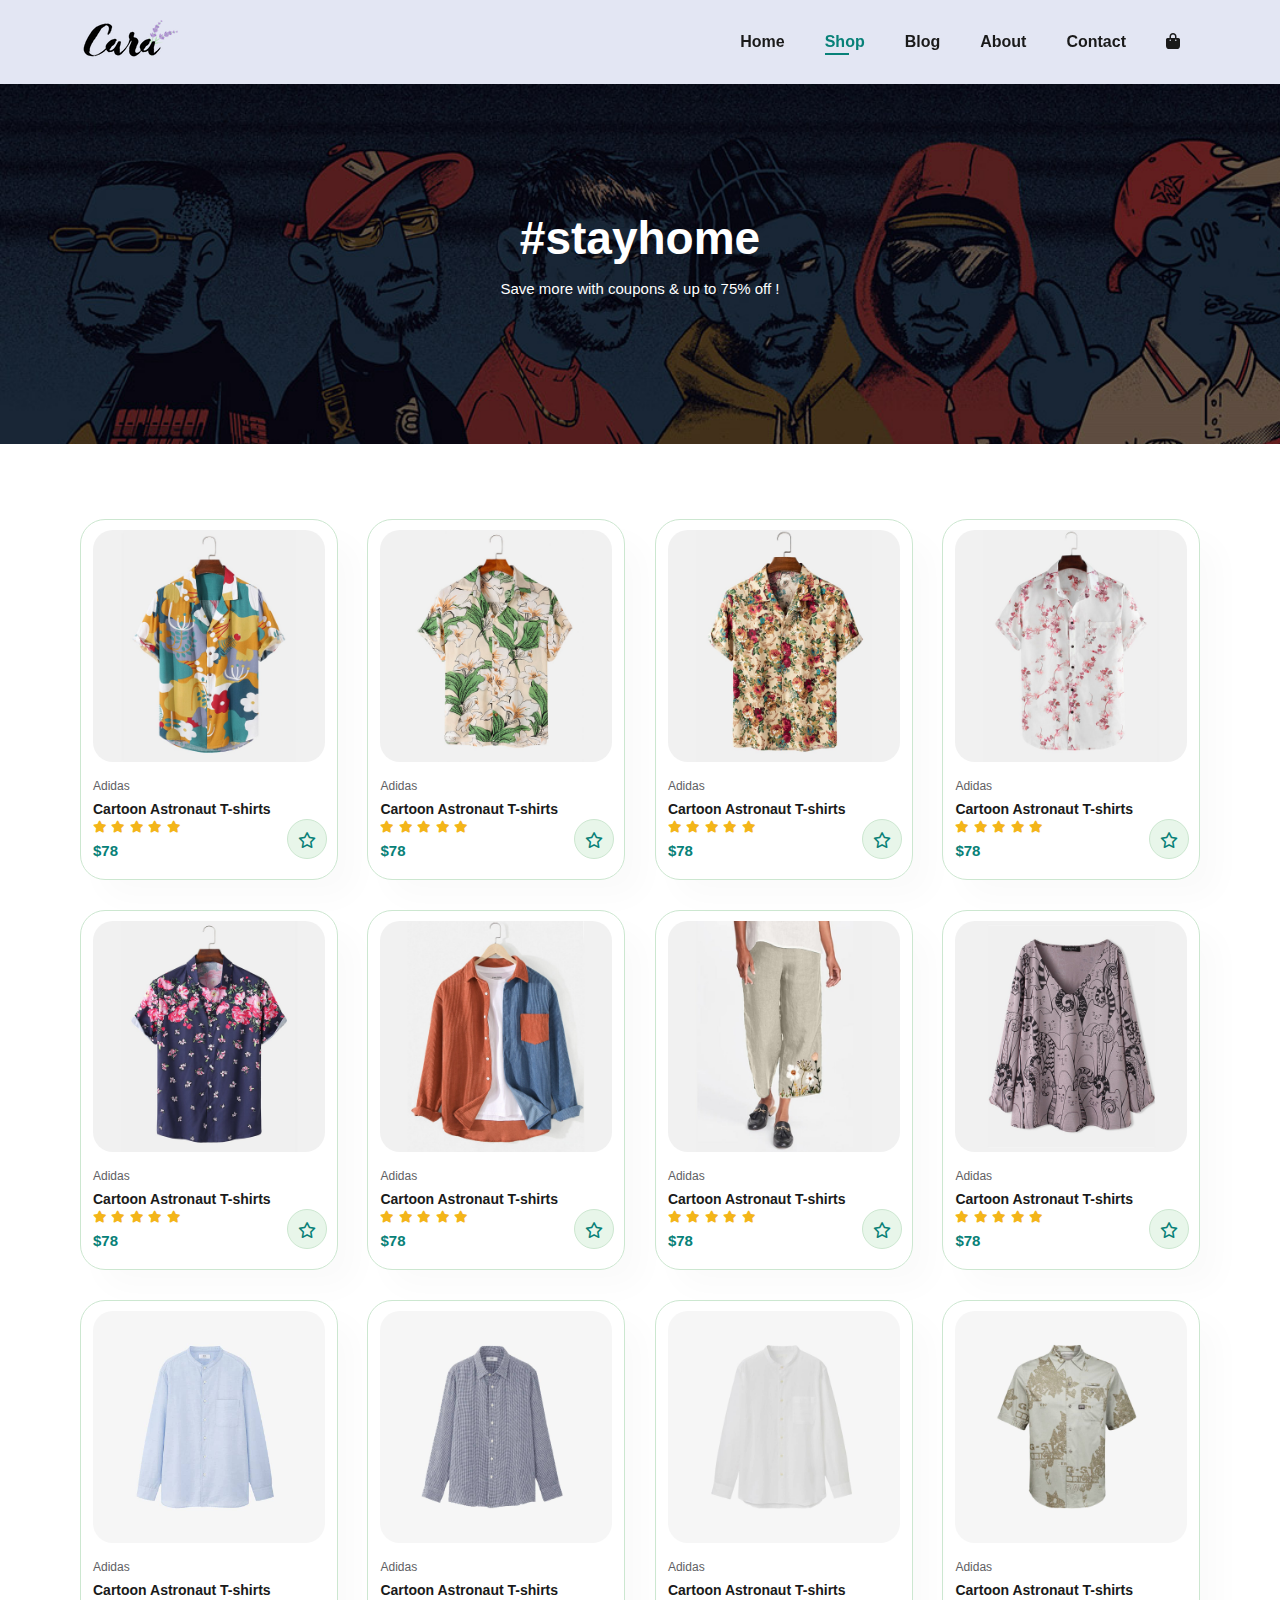
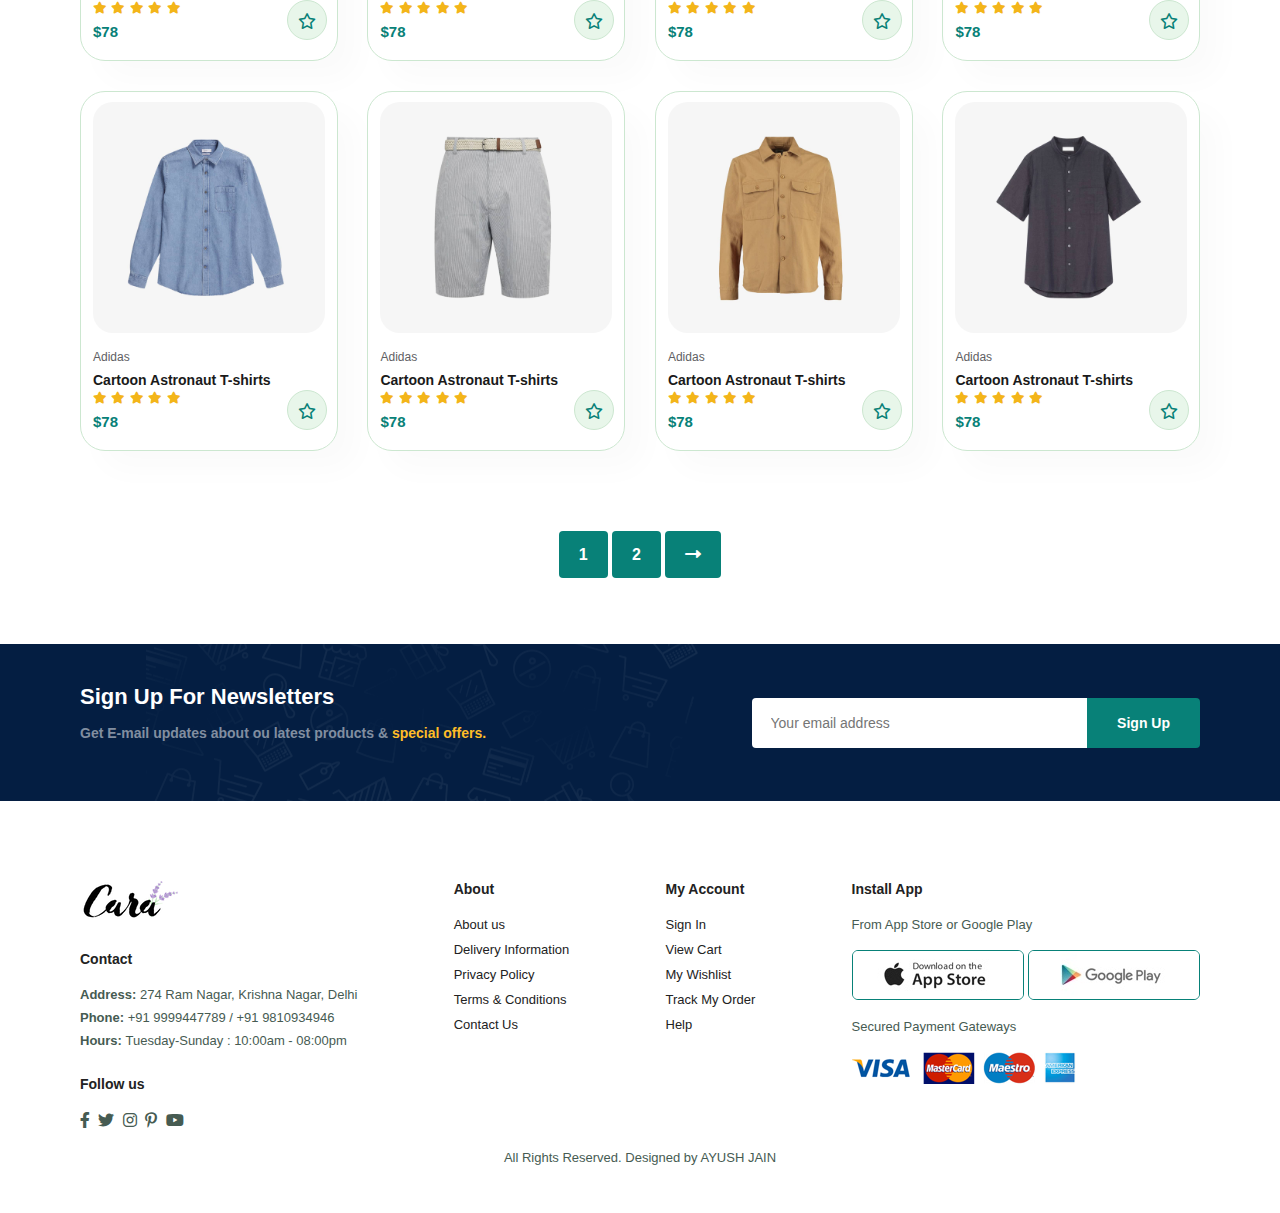
<file: shop.html>
<!DOCTYPE html>
<html lang="en">
<head>
    <meta charset="UTF-8">
    <meta http-equiv="X-UA-Compatible" content="IE=edge">
    <meta name="viewport" content="width=device-width, initial-scale=1.0">
    <link rel="stylesheet" href="/css/all.css">
    <link rel="stylesheet" href="style.css"/>
    <title>Document</title>
</head>
<body>
    <section id="header">
        <a href="#"><img src="img/logo.png" class="logo" alt""></a>
    
     <div><ul id="navbar">
        <li><a  href="index.html">Home</a></li>
        <li><a class="active" href="shop.html">Shop</a></li>
        <li><a href="blog.html">Blog</a></li>
        <li><a href="about.html">About</a></li>
        <li><a href="contact.html">Contact</a></li>
        <li id="lg-bag"><a href="cart.html"><i class="fas fa-shopping-bag"></i></a></li>
        <a href="#" id="close"><i class="fa fa-times"></i></a>
      </ul>
    </div>
      <div id="mobile">          
          <a href="cart.html"><i class="fas fa-shopping-bag"></i></a>
          <i id="bar" class="fas fa-outdent"></i>
      </div>
  
       </section>
    <section id="page-header">
       
        <h2>#stayhome</h2>
        <p>Save more with coupons & up to 75% off !</p>
       
      </section>
        
 
      <section id="product1" class="section-p1">
        
        <div class="pro-container">
          <div class="pro" onclick="window.location.href='sproduct.html';">
            <img src="img/products/f1.jpg" alt="">
            <div class="des">
              <span>Adidas</span>
              <h5>Cartoon Astronaut T-shirts</h5>
              <div class="'star"><i class="fas fa-star"></i>
                <i class="fas fa-star"></i>
                <i class="fas fa-star"></i>
                <i class="fas fa-star"></i>
                <i class="fas fa-star"></i></div>
                <h4>$78</h4>
              
            </div>
           <a href="#"><i class="fas fa-star cart"></i></a>
          </div>
          <div class="pro">
            <img src="img/products/f2.jpg" alt="">
            <div class="des">
              <span>Adidas</span>
              <h5>Cartoon Astronaut T-shirts</h5>
              <div class="'star"><i class="fas fa-star"></i>
                <i class="fas fa-star"></i>
                <i class="fas fa-star"></i>
                <i class="fas fa-star"></i>
                <i class="fas fa-star"></i></div>
                <h4>$78</h4>
              
            </div>
           <a href="#"><i class="fas fa-star cart"></i></a>
          </div>
          <div class="pro">
            <img src="img/products/f3.jpg" alt="">
            <div class="des">
              <span>Adidas</span>
              <h5>Cartoon Astronaut T-shirts</h5>
              <div class="'star"><i class="fas fa-star"></i>
                <i class="fas fa-star"></i>
                <i class="fas fa-star"></i>
                <i class="fas fa-star"></i>
                <i class="fas fa-star"></i></div>
                <h4>$78</h4>
              
            </div>
           <a href="#"><i class="fas fa-star cart"></i></a>
          </div>
          <div class="pro">
            <img src="img/products/f4.jpg" alt="">
            <div class="des">
              <span>Adidas</span>
              <h5>Cartoon Astronaut T-shirts</h5>
              <div class="'star"><i class="fas fa-star"></i>
                <i class="fas fa-star"></i>
                <i class="fas fa-star"></i>
                <i class="fas fa-star"></i>
                <i class="fas fa-star"></i></div>
                <h4>$78</h4>
              
            </div>
           <a href="#"><i class="fas fa-star cart"></i></a>
          </div>
          <div class="pro">
            <img src="img/products/f5.jpg" alt="">
            <div class="des">
              <span>Adidas</span>
              <h5>Cartoon Astronaut T-shirts</h5>
              <div class="'star"><i class="fas fa-star"></i>
                <i class="fas fa-star"></i>
                <i class="fas fa-star"></i>
                <i class="fas fa-star"></i>
                <i class="fas fa-star"></i></div>
                <h4>$78</h4>
              
            </div>
           <a href="#"><i class="fas fa-star cart"></i></a>
          </div>
          <div class="pro">
            <img src="img/products/f6.jpg" alt="">
            <div class="des">
              <span>Adidas</span>
              <h5>Cartoon Astronaut T-shirts</h5>
              <div class="'star"><i class="fas fa-star"></i>
                <i class="fas fa-star"></i>
                <i class="fas fa-star"></i>
                <i class="fas fa-star"></i>
                <i class="fas fa-star"></i></div>
                <h4>$78</h4>
              
            </div>
           <a href="#"><i class="fas fa-star cart"></i></a>
          </div>
          <div class="pro">
            <img src="img/products/f7.jpg" alt="">
            <div class="des">
              <span>Adidas</span>
              <h5>Cartoon Astronaut T-shirts</h5>
              <div class="'star"><i class="fas fa-star"></i>
                <i class="fas fa-star"></i>
                <i class="fas fa-star"></i>
                <i class="fas fa-star"></i>
                <i class="fas fa-star"></i></div>
                <h4>$78</h4>
              
            </div>
           <a href="#"><i class="fas fa-star cart"></i></a>
          </div>
          <div class="pro">
            <img src="img/products/f8.jpg" alt="">
            <div class="des">
              <span>Adidas</span>
              <h5>Cartoon Astronaut T-shirts</h5>
              <div class="'star"><i class="fas fa-star"></i>
                <i class="fas fa-star"></i>
                <i class="fas fa-star"></i>
                <i class="fas fa-star"></i>
                <i class="fas fa-star"></i></div>
                <h4>$78</h4>
              
            </div>
           <a href="#"><i class="fas fa-star cart"></i></a>
          </div>
      
          <div class="pro">
            <img src="img/products/n1.jpg" alt="">
            <div class="des">
              <span>Adidas</span>
              <h5>Cartoon Astronaut T-shirts</h5>
              <div class="'star"><i class="fas fa-star"></i>
                <i class="fas fa-star"></i>
                <i class="fas fa-star"></i>
                <i class="fas fa-star"></i>
                <i class="fas fa-star"></i></div>
                <h4>$78</h4>
              
            </div>
           <a href="#"><i class="fas fa-star cart"></i></a>
          </div>
          <div class="pro">
            <img src="img/products/n2.jpg" alt="">
            <div class="des">
              <span>Adidas</span>
              <h5>Cartoon Astronaut T-shirts</h5>
              <div class="'star"><i class="fas fa-star"></i>
                <i class="fas fa-star"></i>
                <i class="fas fa-star"></i>
                <i class="fas fa-star"></i>
                <i class="fas fa-star"></i></div>
                <h4>$78</h4>
              
            </div>
           <a href="#"><i class="fas fa-star cart"></i></a>
          </div>
          <div class="pro">
            <img src="img/products/n3.jpg" alt="">
            <div class="des">
              <span>Adidas</span>
              <h5>Cartoon Astronaut T-shirts</h5>
              <div class="'star"><i class="fas fa-star"></i>
                <i class="fas fa-star"></i>
                <i class="fas fa-star"></i>
                <i class="fas fa-star"></i>
                <i class="fas fa-star"></i></div>
                <h4>$78</h4>
              
            </div>
           <a href="#"><i class="fas fa-star cart"></i></a>
          </div>
          <div class="pro">
            <img src="img/products/n4.jpg" alt="">
            <div class="des">
              <span>Adidas</span>
              <h5>Cartoon Astronaut T-shirts</h5>
              <div class="'star"><i class="fas fa-star"></i>
                <i class="fas fa-star"></i>
                <i class="fas fa-star"></i>
                <i class="fas fa-star"></i>
                <i class="fas fa-star"></i></div>
                <h4>$78</h4>
              
            </div>
           <a href="#"><i class="fas fa-star cart"></i></a>
          </div>
          <div class="pro">
            <img src="img/products/n5.jpg" alt="">
            <div class="des">
              <span>Adidas</span>
              <h5>Cartoon Astronaut T-shirts</h5>
              <div class="'star"><i class="fas fa-star"></i>
                <i class="fas fa-star"></i>
                <i class="fas fa-star"></i>
                <i class="fas fa-star"></i>
                <i class="fas fa-star"></i></div>
                <h4>$78</h4>
              
            </div>
           <a href="#"><i class="fas fa-star cart"></i></a>
          </div>
          <div class="pro">
            <img src="img/products/n6.jpg" alt="">
            <div class="des">
              <span>Adidas</span>
              <h5>Cartoon Astronaut T-shirts</h5>
              <div class="'star"><i class="fas fa-star"></i>
                <i class="fas fa-star"></i>
                <i class="fas fa-star"></i>
                <i class="fas fa-star"></i>
                <i class="fas fa-star"></i></div>
                <h4>$78</h4>
              
            </div>
           <a href="#"><i class="fas fa-star cart"></i></a>
          </div>
          <div class="pro">
            <img src="img/products/n7.jpg" alt="">
            <div class="des">
              <span>Adidas</span>
              <h5>Cartoon Astronaut T-shirts</h5>
              <div class="'star"><i class="fas fa-star"></i>
                <i class="fas fa-star"></i>
                <i class="fas fa-star"></i>
                <i class="fas fa-star"></i>
                <i class="fas fa-star"></i></div>
                <h4>$78</h4>
              
            </div>
           <a href="#"><i class="fas fa-star cart"></i></a>
          </div>
          <div class="pro">
            <img src="img/products/n8.jpg" alt="">
            <div class="des">
              <span>Adidas</span>
              <h5>Cartoon Astronaut T-shirts</h5>
              <div class="'star"><i class="fas fa-star"></i>
                <i class="fas fa-star"></i>
                <i class="fas fa-star"></i>
                <i class="fas fa-star"></i>
                <i class="fas fa-star"></i></div>
                <h4>$78</h4>
              
            </div>
           <a href="#"><i class="fas fa-star cart"></i></a>
          </div>
        </div>
      </section>

      <section id="pagination" class="section-p1">
          <a href="#">1</a>
          <a href="#">2</a>
          <a href="#"><i class="fas fa-long-arrow-alt-right"></i></a>
      </section>

      <section id="newsletter" class="section-p1 section-m1">
          <div class="newstext">
              <h4>Sign Up For Newsletters</h4>
              <p>Get E-mail updates about ou latest products & <span>special offers.</span></p>
          </div>
          <div class="form">
              <input type="text" placeholder="Your email address">
              <button class="normal">Sign Up</button>
          </div>
      </section>

      <footer class="section-p1">
          <div class="col">
              <img class="logo" src="img/logo.png" alt="">
              <h4>Contact</h4>
              <p><strong>Address: </strong> 274 Ram Nagar, Krishna Nagar, Delhi</p>
              <p><strong>Phone: </strong> +91 9999447789 / +91 9810934946 </p>
              <p><strong>Hours: </strong> Tuesday-Sunday : 10:00am - 08:00pm</p>
              <div class="follow">
                  <h4>Follow us</h4>
                  <div class="icon">
                      <i class="fab fa-facebook-f"></i>
                      <i class="fab fa-twitter"></i>
                      <i class="fab fa-instagram"></i>
                      <i class="fab fa-pinterest-p"></i>
                      <i class="fab fa-youtube"></i>
                  </div>
              </div>
          </div>
          <div class="col">
              <h4>About</h4>
              <a href="#">About us</a>
              <a href="#">Delivery Information</a>
              <a href="#">Privacy Policy</a>
              <a href="#">Terms & Conditions</a>
              <a href="#">Contact Us</a>
          </div>
          <div class="col">
            <h4>My Account</h4>
            <a href="#">Sign In</a>
            <a href="#">View Cart</a>
            <a href="#">My Wishlist</a>
            <a href="#">Track My Order</a>
            <a href="#">Help</a>
        </div>
        <div class="col install">
            <h4>Install App</h4>
            <p>From App Store or Google Play</p>
            <div class="row">
                <img src="img/pay/app.jpg" alt="">
                <img src="img/pay/play.jpg" alt="">
            </div>
            <p>Secured Payment Gateways </p>
            <img src="img/pay/pay.png" alt="">

        </div>


        <div class="copyright">
            <p>All Rights Reserved. Designed by AYUSH JAIN</p>
        </div>


      </footer>


      <script src="script.js"></script>
</body>
</html>
</file>
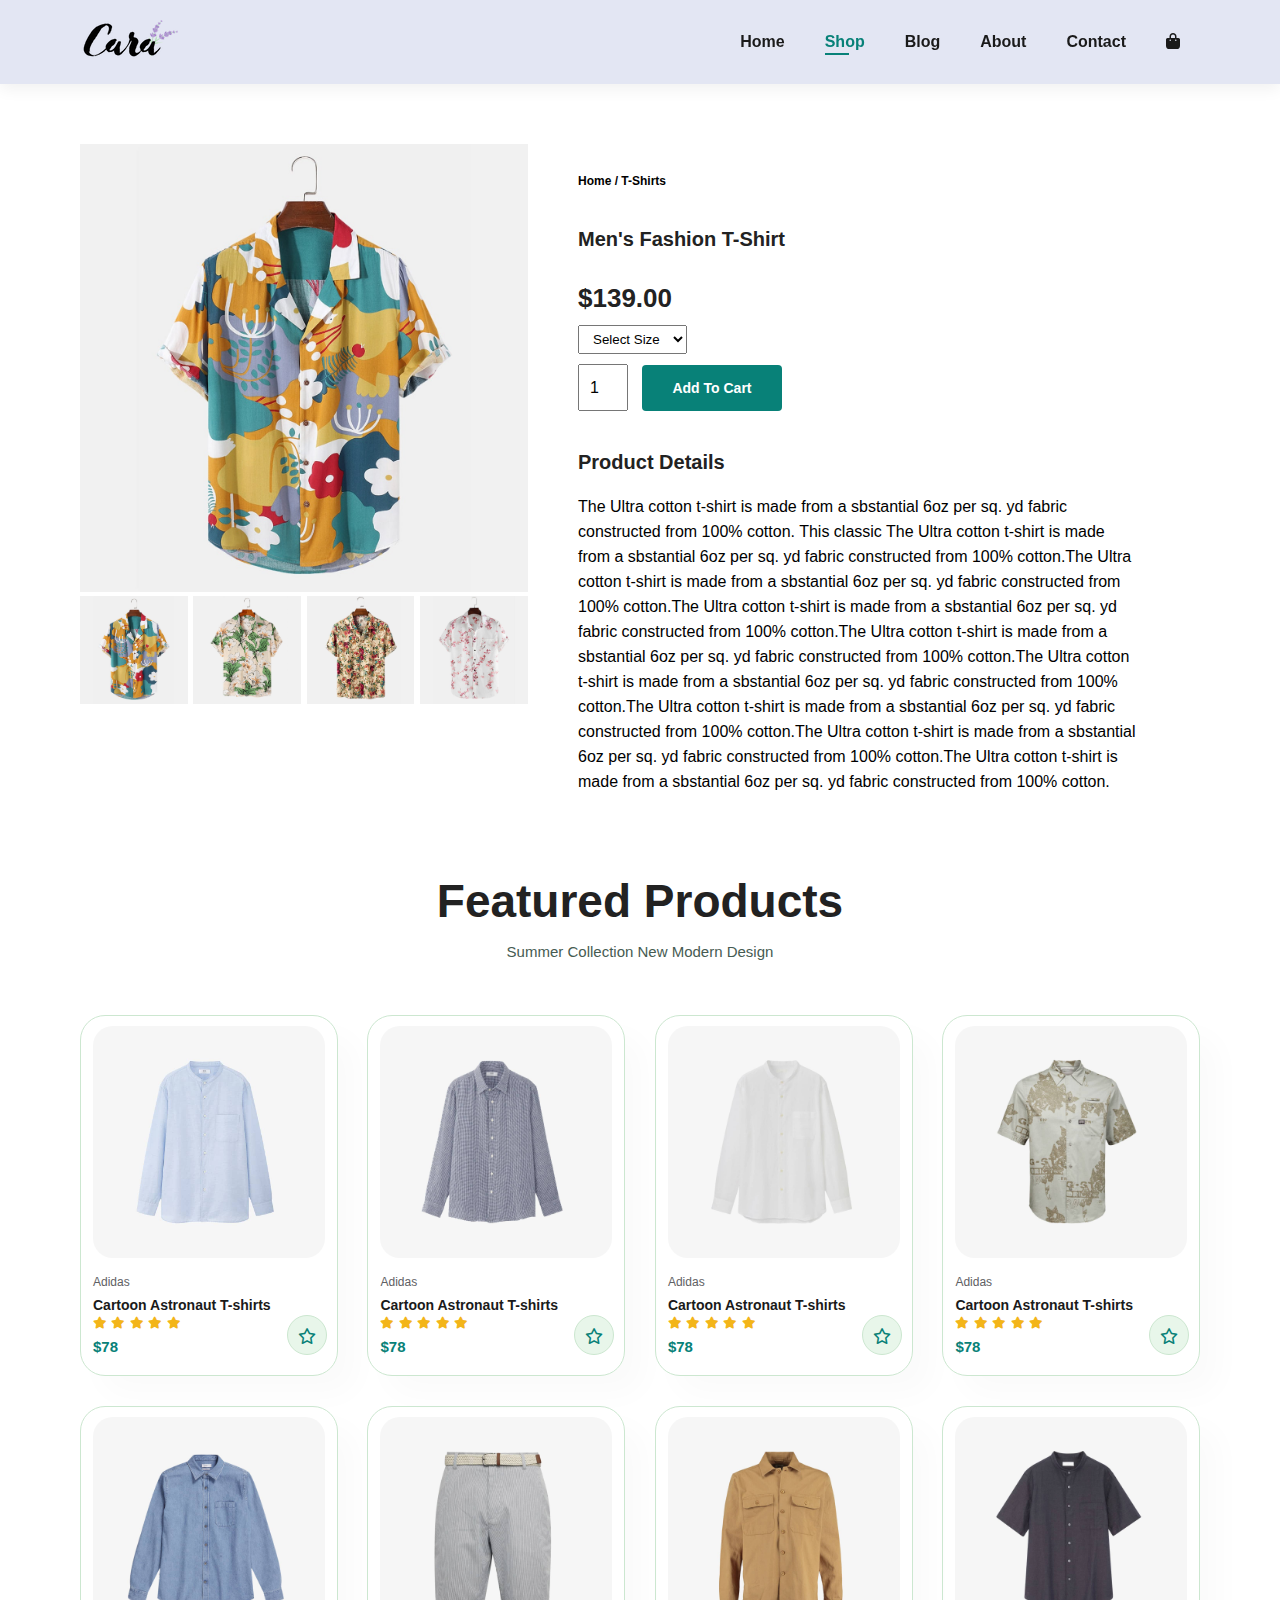
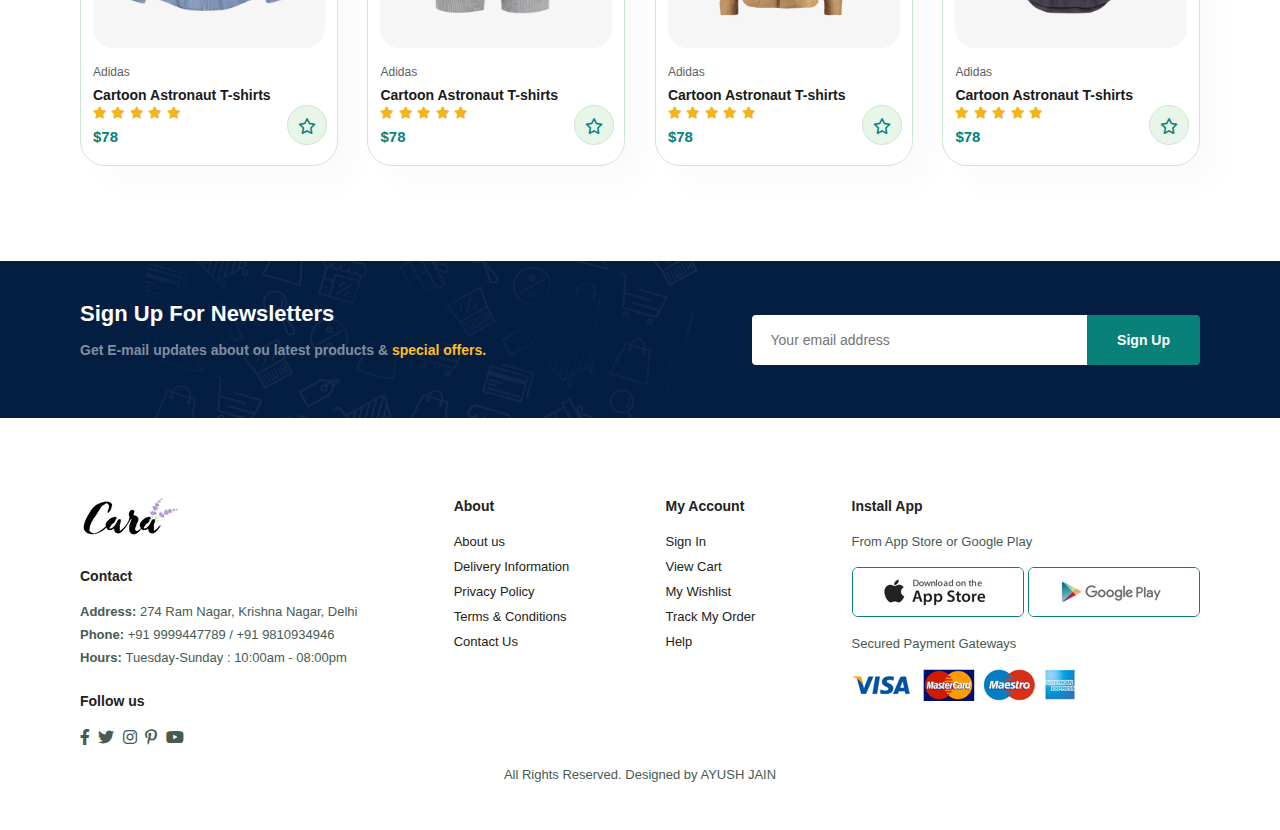
<file: sproduct.html>
<!DOCTYPE html>
<html lang="en">
<head>
    <meta charset="UTF-8">
    <meta http-equiv="X-UA-Compatible" content="IE=edge">
    <meta name="viewport" content="width=device-width, initial-scale=1.0">
    <link rel="stylesheet" href="/css/all.css">
    <link rel="stylesheet" href="style.css"/>
    <title>Document</title>
</head>
<body>
    <section id="header">
        <a href="#"><img src="img/logo.png" class="logo" alt""></a>
    
     <div><ul id="navbar">
        <li><a  href="index.html">Home</a></li>
        <li><a class="active" href="shop.html">Shop</a></li>
        <li><a href="blog.html">Blog</a></li>
        <li><a href="about.html">About</a></li>
        <li><a href="contact.html">Contact</a></li>
        <li id="lg-bag"><a href="cart.html"><i class="fas fa-shopping-bag"></i></a></li>
        <a href="#" id="close"><i class="fa fa-times"></i></a>
      </ul>
    </div>
      <div id="mobile">          
          <a href="cart.html"><i class="fas fa-shopping-bag"></i></a>
          <i id="bar" class="fas fa-outdent"></i>
      </div>
  
       </section>

       <section id="prodetails" class="section-p1">
           <div class="single-pro-image">
               <img src="img/products/f1.jpg" width="100%" id="MainImg" alt="">

               <div class="small-img-group">
                   <div class="small-img-col">
                       <img src="img/products/f1.jpg" width="100%" class="small-img" alt=""> 
                   </div>
                   <div class="small-img-col">
                    <img src="img/products/f2.jpg" width="100%" class="small-img" alt=""> 

                   </div>
                   <div class="small-img-col">
                    <img src="img/products/f3.jpg" width="100%" class="small-img" alt="">
                   </div>   
                   <div class="small-img-col">
                    <img src="img/products/f4.jpg" width="100%" class="small-img" alt=""> 
                   </div>
               </div>
           </div> 
               



           <div class="single-pro-details">
               <h6>Home / T-Shirts</h6>
               <h4>Men's Fashion T-Shirt</h4>
               <h2> $139.00 </h2>
               <select>
                   <option>Select Size</option>
                   <option>XL</option>
                   <option>XXL</option>
                   <option>Small</option>
                   <option>Large</option>                   
               </select>
               <input type="number" value="1">
               <button class="normal">Add To Cart</button>
               <h4>Product Details</h4>
               <span>The Ultra cotton t-shirt is made from a sbstantial 6oz per sq. yd fabric constructed from 100% cotton. This classic The Ultra cotton t-shirt is made from a sbstantial 6oz per sq. yd fabric constructed from 100% cotton.The Ultra cotton t-shirt is made from a sbstantial 6oz per sq. yd fabric constructed from 100% cotton.The Ultra cotton t-shirt is made from a sbstantial 6oz per sq. yd fabric constructed from 100% cotton.The Ultra cotton t-shirt is made from a sbstantial 6oz per sq. yd fabric constructed from 100% cotton.The Ultra cotton t-shirt is made from a sbstantial 6oz per sq. yd fabric constructed from 100% cotton.The Ultra cotton t-shirt is made from a sbstantial 6oz per sq. yd fabric constructed from 100% cotton.The Ultra cotton t-shirt is made from a sbstantial 6oz per sq. yd fabric constructed from 100% cotton.The Ultra cotton t-shirt is made from a sbstantial 6oz per sq. yd fabric constructed from 100% cotton.</span>
           </div>
       </section>

       <section id="product1" class="section-p1">
        <h2>Featured Products</h2>
        <p>Summer Collection New Modern Design</p>
        <div class="pro-container">
          <div class="pro">
            <img src="img/products/n1.jpg" alt="">
            <div class="des">
              <span>Adidas</span>
              <h5>Cartoon Astronaut T-shirts</h5>
              <div class="'star"><i class="fas fa-star"></i>
                <i class="fas fa-star"></i>
                <i class="fas fa-star"></i>
                <i class="fas fa-star"></i>
                <i class="fas fa-star"></i></div>
                <h4>$78</h4>
              
            </div>
           <a href="#"><i class="fas fa-star cart"></i></a>
          </div>
          <div class="pro">
            <img src="img/products/n2.jpg" alt="">
            <div class="des">
              <span>Adidas</span>
              <h5>Cartoon Astronaut T-shirts</h5>
              <div class="'star"><i class="fas fa-star"></i>
                <i class="fas fa-star"></i>
                <i class="fas fa-star"></i>
                <i class="fas fa-star"></i>
                <i class="fas fa-star"></i></div>
                <h4>$78</h4>
              
            </div>
           <a href="#"><i class="fas fa-star cart"></i></a>
          </div>
          <div class="pro">
            <img src="img/products/n3.jpg" alt="">
            <div class="des">
              <span>Adidas</span>
              <h5>Cartoon Astronaut T-shirts</h5>
              <div class="'star"><i class="fas fa-star"></i>
                <i class="fas fa-star"></i>
                <i class="fas fa-star"></i>
                <i class="fas fa-star"></i>
                <i class="fas fa-star"></i></div>
                <h4>$78</h4>
              
            </div>
           <a href="#"><i class="fas fa-star cart"></i></a>
          </div>
          <div class="pro">
            <img src="img/products/n4.jpg" alt="">
            <div class="des">
              <span>Adidas</span>
              <h5>Cartoon Astronaut T-shirts</h5>
              <div class="'star"><i class="fas fa-star"></i>
                <i class="fas fa-star"></i>
                <i class="fas fa-star"></i>
                <i class="fas fa-star"></i>
                <i class="fas fa-star"></i></div>
                <h4>$78</h4>
              
            </div>
           <a href="#"><i class="fas fa-star cart"></i></a>
          </div>
          <div class="pro">
            <img src="img/products/n5.jpg" alt="">
            <div class="des">
              <span>Adidas</span>
              <h5>Cartoon Astronaut T-shirts</h5>
              <div class="'star"><i class="fas fa-star"></i>
                <i class="fas fa-star"></i>
                <i class="fas fa-star"></i>
                <i class="fas fa-star"></i>
                <i class="fas fa-star"></i></div>
                <h4>$78</h4>
              
            </div>
           <a href="#"><i class="fas fa-star cart"></i></a>
          </div>
          <div class="pro">
            <img src="img/products/n6.jpg" alt="">
            <div class="des">
              <span>Adidas</span>
              <h5>Cartoon Astronaut T-shirts</h5>
              <div class="'star"><i class="fas fa-star"></i>
                <i class="fas fa-star"></i>
                <i class="fas fa-star"></i>
                <i class="fas fa-star"></i>
                <i class="fas fa-star"></i></div>
                <h4>$78</h4>
              
            </div>
           <a href="#"><i class="fas fa-star cart"></i></a>
          </div>
          <div class="pro">
            <img src="img/products/n7.jpg" alt="">
            <div class="des">
              <span>Adidas</span>
              <h5>Cartoon Astronaut T-shirts</h5>
              <div class="'star"><i class="fas fa-star"></i>
                <i class="fas fa-star"></i>
                <i class="fas fa-star"></i>
                <i class="fas fa-star"></i>
                <i class="fas fa-star"></i></div>
                <h4>$78</h4>
              
            </div>
           <a href="#"><i class="fas fa-star cart"></i></a>
          </div>
          <div class="pro">
            <img src="img/products/n8.jpg" alt="">
            <div class="des">
              <span>Adidas</span>
              <h5>Cartoon Astronaut T-shirts</h5>
              <div class="'star"><i class="fas fa-star"></i>
                <i class="fas fa-star"></i>
                <i class="fas fa-star"></i>
                <i class="fas fa-star"></i>
                <i class="fas fa-star"></i></div>
                <h4>$78</h4>
              
            </div>
           <a href="#"><i class="fas fa-star cart"></i></a>
          </div>
        </div>
      </section>


      <section id="newsletter" class="section-p1 section-m1">
          <div class="newstext">
              <h4>Sign Up For Newsletters</h4>
              <p>Get E-mail updates about ou latest products & <span>special offers.</span></p>
          </div>
          <div class="form">
              <input type="text" placeholder="Your email address">
              <button class="normal">Sign Up</button>
          </div>
      </section>

      <footer class="section-p1">
          <div class="col">
              <img class="logo" src="img/logo.png" alt="">
              <h4>Contact</h4>
              <p><strong>Address: </strong> 274 Ram Nagar, Krishna Nagar, Delhi</p>
              <p><strong>Phone: </strong> +91 9999447789 / +91 9810934946 </p>
              <p><strong>Hours: </strong> Tuesday-Sunday : 10:00am - 08:00pm</p>
              <div class="follow">
                  <h4>Follow us</h4>
                  <div class="icon">
                      <i class="fab fa-facebook-f"></i>
                      <i class="fab fa-twitter"></i>
                      <i class="fab fa-instagram"></i>
                      <i class="fab fa-pinterest-p"></i>
                      <i class="fab fa-youtube"></i>
                  </div>
              </div>
          </div>
          <div class="col">
              <h4>About</h4>
              <a href="#">About us</a>
              <a href="#">Delivery Information</a>
              <a href="#">Privacy Policy</a>
              <a href="#">Terms & Conditions</a>
              <a href="#">Contact Us</a>
          </div>
          <div class="col">
            <h4>My Account</h4>
            <a href="#">Sign In</a>
            <a href="#">View Cart</a>
            <a href="#">My Wishlist</a>
            <a href="#">Track My Order</a>
            <a href="#">Help</a>
        </div>
        <div class="col install">
            <h4>Install App</h4>
            <p>From App Store or Google Play</p>
            <div class="row">
                <img src="img/pay/app.jpg" alt="">
                <img src="img/pay/play.jpg" alt="">
            </div>
            <p>Secured Payment Gateways </p>
            <img src="img/pay/pay.png" alt="">

        </div>


        <div class="copyright">
            <p>All Rights Reserved. Designed by AYUSH JAIN</p>
        </div>


      </footer>


      <script>
          var MainImg = document.getElementById("MainImg");
          var smallimg = document.getElementsByClassName("small-img")


           
            smallimg[0].onclick = function(){
              MainImg.src=smallimg[0].src;
            }
            smallimg[1].onclick = function(){
            MainImg.src=smallimg[1].src;
            }
            smallimg[2].onclick = function(){
                MainImg.src=smallimg[2].src;
            }
            smallimg[3].onclick = function(){
                MainImg.src=smallimg[3].src;
            }

      </script>


      <script src="script.js"></script>
</body>
</html>
</file>
<file: style.css>
@import url('C:/Users/Ayush/Desktop/tutorial/css/.all.css');
 * {
    margin: 0;
    padding: 0;
    box-sizing: border-box;
    font-family: 'Spartan', sans-serif;
}

h1 {
    font-size: 50px;
    line-height: 64px;
    color: #222;
}

h2 {
    font-size: 46px;
    line-height: 54px;
    color: #222;
}

h4 {
    font-size: 20px;    
    color: #222;
}


h6 {
    font-weight: 700;
    font-size: 12px;
}


p {
    font-size: 15px;
    margin: 15px 0 20px 0;
    color: #465b52;
}

.section-p1 {
    padding: 40px 80px;
}

.section-m1 {
    margin: 40px 0;
}

button.normal{
    font-size: 14px;
    font-weight: 600;
    padding: 15px 30px;
    color: #000;
    background-color: #fff;
    border-radius: 4px;
    cursor: pointer;
    border: none;
    outline: none;
    transition: 0,2s;
}


button.white{
    font-size: 13px;
    font-weight: 600;
    padding: 11px 18px;
    color: #fff;
    background-color: transparent;
    cursor: pointer;
    border: 1px solid #fff;
    outline: none;
    transition: 0,2s;
}

body {
    width: 100%;
}

#header {
    display: flex;    
    align-items: center;
    justify-content: space-between;
    padding: 20px 80px;
    background: #E3E6F3;
    box-shadow: 0 5px 15px rgba(0, 0, 0, 0.06);
    z-index: 999;
    position: sticky;
    top: 0;
    left: 0;

}

#navbar{
    display: flex;
    align-items: center;
    justify-content: center;
    

}
#navbar li{
    list-style: none;
    padding: 0 20px;
    position: relative;
}
#navbar li a{
    text-decoration: none;
    font-size: 16px;
    font-weight: 600;
    color: #1a1a1a;
    transition: 0.3s ease;
}
#navbar li a:hover,
#navbar li a.active {
    color: #088178;
}
#navbar li a.active::after,
#navbar li a:hover::after{
    content: "";
    width: 30%;
    height: 2px;
    background: #088178;
    position: absolute;
    bottom: -4px;
    left: 20px;
}

#mobile {
    display: none;
    align-items: center;
}

#close {
    display: none;
}

#hero {
    background-image: url("img/hero4.png");
    height: 90vh;
    width: 100%;
    background-size: cover;
    background-position: top 25% right 0;
    padding: 0 80px;
    display: flex;
    flex-direction: column;
    align-items: flex-start;
    justify-content: center;
}
#hero h4 {
    padding-bottom: 15px;

}
#hero h1{
    color: #088178;
}
#hero button {
    background-image: url("img/button.png");
    background-color: transparent;
    color: #088178;
    border: 0;
    padding: 14px 80px 14px 65px;
    background-repeat: no-repeat;
    cursor: pointer;
    font-weight: 700;
    font-size: 15px;
}
#feature{
    display: flex;
    align-items: center;
    justify-content: space-between;
    flex-wrap: wrap;

}
#feature .fe-box {
    width: 180px;
    text-align: center;
    padding: 25px 15px;
    box-shadow: 20px 20px 34 px rgba(0, 0, 0, 0.03);
    border: 1px solid #cce7d0;
    border-radius: 4px;
    margin: 15px 0;
}
#feature .fe-box:hover {
    box-shadow: 10px 10px 54px rgba(70, 62, 221, 0.1);
}
#feature .fe-box img {
    width: 100%;
    margin-bottom: 10px;
}


#feature .fe-box h6 {
    display: inline-block;
    padding: 9px 8px 6px 8px;
    line-height: 1;
    border-radius: 4px;
    color: #088178;
    background-color: #fddde4;
}
#feature .fe-box:nth-child(2) h6{
    background-color: #cdebbc;
}
#feature .fe-box:nth-child(3) h6{
    background-color: #d1e8f2;
}
#feature .fe-box:nth-child(4) h6{
    background-color: #cdd4f8;
}
#feature .fe-box:nth-child(5) h6{
    background-color: #f6dbf6;
}
#feature .fe-box:nth-child(6) h6{
    background-color: #fff2e5;
}

#product1 {
    text-align: center;

}

#product1 .pro-container{
    display: flex;
    justify-content: space-between;
    padding-top: 20px;
    flex-wrap: wrap;
}

#product1 .pro{
    width: 23%;
    min-width: 250px;
    padding: 10px 12px;
    border: 1px solid #cce7d0;
    border-radius: 25px;
    cursor: pointer;
    box-shadow: 20px 20px 30px rgba(0, 0, 0, 0.02);
    margin: 15px 0;
    transition: 0.2s ease;
    position: relative;
}

#product1 .pro:hover{
    box-shadow: 20px 20px 30px rgba(0, 0, 0, 0.06);


}

#product1 .pro img {
    
    width: 100%;
    border-radius: 20px;
}
#product1 .pro .des{
    text-align: start;
    padding: 10px 0;
}
#product1 .pro .des span{
    color: #606063;
    font-size: 12px;
}
#product1 .pro .des h5 {
    padding-top: 7px;
    color: #1a1a1a;
    font-size: 14px;
}
#product1 .pro .des i {
    font-size: 12px;
    color: rgb(243,181, 25);
}
#product1 .pro .des h4{
    padding-top: 7px;
    font-size: 15px;
    font-weight: 700;
    color: #088178;
}
#product1 .pro .cart {
    width: 40px;
    height: 40px;
    line-height: 40px;
    border-radius: 70px;
    background-color: #e8f6ea;
    font-weight: 500;
    color: #088178;
    border: 1px solid #cce7d0;
    position: absolute;
    bottom: 20px;
    right: 10px;
}

#banner{
    display: flex;
    flex-direction: column;
    justify-content: center;
    align-items: center;
    text-align: center;
    background-image: url("img/banner/b2.jpg");
    width: 100%;
    height: 40vh;
    background-size: cover;
    background-position: center;
}

#banner h4{
    color: #fff;
    font-size: 16px;
}
#banner h2{
    color: #fff;
    font-size: 30px;
    padding: 10px 0;
}
#banner h2 span{
    color: #ef3636;
}
#banner button:hover {
    background: #088178;
    color: #fff;


}

#sm-banner{
    display: flex;
    justify-content: space-between;
    flex-wrap: wrap;
}

#sm-banner .banner-box{
    display: flex;
    flex-direction: column;
    justify-content: center;
    align-items: flex-start;
    background-image: url("img/banner/b17.jpg");
    min-width: 580px;
    height: 50vh;
    background-size: cover;
    background-position: center;
    padding: 30px;
}


#sm-banner .banner-box2{
    background-image: url("img/banner/b10.jpg") ;
}

#sm-banner h4{
    color: #fff;
    font-size: 20px;
    font-weight: 300;
}


#sm-banner h2{
    color: #fff;
    font-size: 28px;
    font-weight: 800;
}

#sm-banner span{
    color: #fff;
    font-size: 14px;
    font-weight: 500;
    padding-bottom: 15px;
}
#sm-banner .banner-box:hover button {
    background: #088178;
    border: 1px solid #088178;
}

#banner3{
    display: flex;
    justify-content: space-between;
    flex-wrap: wrap;
    padding: 0 80px;
}

#banner3 .banner-box{
    display: flex;
    flex-direction: column;
    justify-content: center;
    align-items: flex-start;
    background-image: url("img/banner/b7.jpg");
    min-width: 30%;
    height: 30vh;
    background-size: cover;
    background-position: center;
    padding: 20px;
    margin-bottom: 20px;
}

#banner3 .banner-box2{
    background-image: url("img/banner/b4.jpg");
}


#banner3 .banner-box3{
    background-image: url("img/banner/b18.jpg");
}


#banner3 h2{
    color: #fff;
    font-weight: 900;
    font-size: 22px;
}

#banner3 h3{
    color: #ec544e;
    font-weight: 800;
    font-size: 15px;
}

#newsletter{
    display: flex;
    justify-content: space-between;
    flex-wrap: wrap;
    align-items: center;
    background-image: url("img/banner/b14.png");
    background-repeat: no-repeat;
    background-position: 20% 30%;
    background-color: #041e42;
}

#newsletter h4{
    font-size: 22px;
    font-weight: 700;
    color: #fff;
}

#newsletter p {
    font-size: 14px;
    font-weight: 600;
    color: #818ea0;
}

#newsletter p span{
    color: #ffbd27;
}

#newsletter .form {
    display: flex;
    width: 40%;
}

#newsletter input{
    height: 3.125rem;
    padding: 0 1.25em;
    font-size: 14px;
    width: 100%;
    border: 1px solid transparent;
    border-radius: 4px;
    outline: none;
    border-top-right-radius: 0;
    border-bottom-right-radius: 0

}

#newsletter button {
    background-color: #088178;
    color: #fff;
    white-space: nowrap;
    border-top-left-radius: 0;
    border-bottom-left-radius: 0

}

footer{
    display: flex;
    flex-wrap: wrap;
    justify-content: space-between;

}

footer .col{
    display: flex;
    flex-direction: column;
    align-items: flex-start;
    margin-bottom: 20px;
}

footer .logo {
    margin-bottom: 30px;

}

footer h4 {

    font-size: 14px;
    padding-bottom: 20px;
}

footer p {
    font-size: 13px;
    margin: 0 0 8px 0;
}

footer a {
    font-size: 13px;
    text-decoration: none;
    color: #222;
    margin-bottom: 10px;
}


footer .follow {
    margin-top: 20px;
}


footer .follow i {
    color: #465b52;
    padding-right: 4px;
    cursor: pointer;
}

footer .install .row img {
    border: 1px solid #088178;
    border-radius: 6px;
}

footer .install img {
    margin: 10px 0 15px 0;
}

footer .follow i:hover,
footer a:hover {
    color: #088178;
}


footer .copyright {
    width: 100%;
    text-align: center;
}


#page-header{
    background-image: url("img/banner/b1.jpg");
    width: 100%;
    height: 40vh;
    background-size: cover;
    display: flex;
    justify-content: center;
    text-align: center;
    flex-direction: column;
    padding: 14px; 
}


#page-header h2,
#page-header p{
    color: #fff;
}

#pagination {
    text-align: center;
}

#pagination a {
    text-decoration: none;
    background-color: #088178;
    padding: 15px 20px;
    border-radius: 4px;
    color: #fff;
    font-weight: 600;
}

#pagination a i{
    font-size: 16px;
    font-weight: 600;
}


#prodetails {
    display: flex;
    margin-top: 20px;
}



#prodetails .single-pro-image{
    width: 40%;
    margin-right: 50px;
}

.small-img-group {
    display: flex;
    justify-content: space-between;
}

.small-img-col {
    flex-basis: 24%;
    cursor: pointer;;
}

#prodetails .single-pro-details {
    width: 50%;
    padding-top: 30px;
}

#prodetails .single-pro-details h4 {
    padding: 40px 0 20px 0;
}

#prodetails .single-pro-details h2 {
    font-size: 26px;
}


#prodetails .single-pro-details select{
    display: block;
    padding: 5px 10px;
    margin-bottom: 10px;
}

#prodetails .single-pro-details input {
    width: 50px;
    height: 47px;
    padding-left: 10px;
    font-size: 16px;
    margin-right: 10px;


}

#prodetails .single-pro-details input:focus {
    outline: none;
}


#prodetails .single-pro-details button {
    background: #088178;
    color: #fff;
}

#prodetails .single-pro-details span{
    line-height: 25px;
}

#page-header.blog-header{
    background-image: url("img/banner/b19.jpg");
}

#blog {
    padding: 150px 150px 0 150px;
}

#blog .blog-box {
    display: flex;
    align-items: center;
    width: 100%;
    position: relative;
    padding-bottom: 90px;
}

#blog .blog-img {
    width: 50%;
    margin-right: 40px;
}

#blog img {
    width: 100%;
    height: 300px;
    object-fit: cover;
}

#blog .blog-details {
    width: 50%;
}

#blog .blog-details a{
    text-decoration: none;
    font-size: 11px;
    color: #000;
    font-weight: 700;
    position: relative;
    transition: 0.3s;
}
#blog .blog-details a::after{
    content: "";
    width: 50px;
    height: 1px;
    background-color: #000;
    position: absolute;
    top: 4px;
    right: -60px;
}

#blog .blog-details a:hover {
    color: #088178;
}

#blog .blog-details a:hover::after{
    background-color: #088178;
}

#blog .blog-box h1{
    position: absolute;
    top: -40px;
    left: 0;
    font-size: 70px;
    font-weight: 700;
    color: #c9cbce;
    z-index: -9;
}

#page-header.about-header{
    background-image: url("img/about/banner.png");
}

#about-head{
    display: flex;
    align-items: center;
}

#about-head img {
    width: 50%;
    height: auto;
}

#about-head div {
    padding-left: 40px;
}

#about-app {
    text-align: center;
}


#about-app .video {
    width: 70%;
    height: 100%;
    margin: 30px auto 0 auto;
}

#about-app .video video {
    width: 100%;
    height: 100;
    border-radius: 20px;
}

#contact-details {
    display: flex;
    align-items: center;
    justify-content: space-between;
}


#contact-details .details {
    width: 40%;
}

#contact-details .details span,
#form-details form span {
    font-size: 12px;
}

#contact-details .details h2,
#form-details form h2 {
    font-size: 26px;
    line-height: 35px;
    padding: 20px 0;
}

#contact-details .details h3 {
    font-size: 16px;
    padding-bottom: 15px;
}

#contact-details .details li {
    list-style: none;
    display: flex;
    padding: 10px 0;
}

#contact-details .details li i {
    font-size: 14px;
    padding-right: 22px;
}

#contact-details .details li p {
    margin: 0;
    font-size: 14px;
}

#contact-details .map {
    width: 55%;
    height: 400px;
}

#contact-details .map iframe {
    width: 100%;
    height: 100%;
}

#form-details {
    display: flex;
    justify-content: space-between;
    margin: 30px;
    padding: 80px;
    border: 1px solid #e1e1e1;
}



#form-details form {
    width: 65%;
    display: flex;
    flex-direction: column;
    align-items: flex-start;
}

#form-details form input,
#form-details form textarea {
    width: 100%;
    padding: 12px 15px;
    outline: none;
    margin-bottom: 20px;
    border: 1px solid #e1e1e1;
}

#form-details form button {
    background-color: #088178;
    color: #fff;
}

#form-details .people div {
    padding-bottom: 25px;
    display: flex;
    align-items: flex-start;
}

#form-details .people div img {
    width: 65px;
    height: 65px;
    object-fit: cover;
    margin-right: 15px;
}

#form-details .people div p {
    margin: 0;
    font-size: 13px;
    line-height: 25px;
}

#form-details .people div p span{
    display: block;
    font-size: 16px;
    font-weight: 600;
    color: #000;
}

#cart {
    overflow-x: auto;
}

#cart table{
    width: 100%;
    border-collapse: collapse;
    table-layout: fixed;
    white-space: nowrap;
}

#cart table img {
    width: 70px;
}

#cart table td:nth-child(1){
    width: 100px;
    text-align: center;
}

#cart table td:nth-child(2){
    width: 150px;
    text-align: center;
}
 
#cart table td:nth-child(3){
    width: 250px;
    text-align: center;
}

#cart table td:nth-child(4),
#cart table td:nth-child(5),
#cart table td:nth-child(6){
    width: 150px;
    text-align: center;
}

#cart table td:nth-child(5) input {
    width: 70px;
    padding: 10px 5px 10px 15px;
}

#cart table thead {
    border: 1px solid #e2e9e1;
    border-left: none;
    border-right: none;
}

#cart table thead td {
    font-weight: 700;
    text-transform: uppercase;
    font-size: 13px;
    padding: 18px 0;
}

#cart table tbody tr td {
    padding-top: 15px;
}

#cart table tbody td {
    font-size: 13px;
}

#cart-add {
    display: flex;
    flex-wrap: wrap;
    justify-content: space-between;
}

#coupon {
    width: 50%;
    margin-bottom: 30px;
}


#coupon h3,
#subtotal h3 {
    padding-bottom: 15px;

}

#coupon input {
    padding: 10px 20px;
    outline: none;
    width: 60%;
    margin-right: 10px;
    border: 1px solid #e2e9e1;
}

#coupon button,
#subtotal button {
    background-color: #088178;
    color: #fff;
    padding: 12px 20px;
}

#subtotal {
    width: 50%;
    margin-bottom: 30px;
    border: 1px solid #e2e9e1;
    padding: 30px;
}

#subtotal table{
    border-collapse: collapse;
    width: 100%;
    margin-bottom: 20px;
}

#subtotal table td {
    width: 50%;
    border: 1px solid #e2e9e1;
    padding: 10px;
    font-size: 13px;
}




@media (max-width: 799px) {

    .section-p1 {
        padding: 40px 40px;
    }


    #navbar {
        display: flex;
        flex-direction: column;
        align-items: flex-start;
        justify-content: flex-start;
        position: fixed;
        top: 0;
        right: -300px;
        height: 100hv;
        width: 300px;
        background-color: #E3E6F3;
        box-shadow: 0 40px 60px rgba(0, 0, 0, 0.1);
        padding: 80px 0 0 10px;
        transition: 0.3s;

    }

    #navbar.active {
        right: 0px;
    }



    #navbar li {
        margin-bottom: 25px;
    }

    #mobile {
        display: flex;
        align-items: center;
    }
    #mobile i{
        color: #1a1a1a;
        font-size: 24px;
        padding-left: 20px;
    }
    #close {
        display: initial;
        position: absolute;
        top: 30px;
        left: 30px;
        color: #222;
        font-size: 24px;
    }
    
    #lg-bag {
        display: none;
    }
    #hero {
        height: 60vh;
        padding: 0 80px;
        background-position: top 30% right 30%;
    }
    #feature {
        justify-content: center;
    }
    #feature .fe-box{
        margin: 15px 15px;

    }
    #product1 .pro-container {
        justify-content: center;
    }

    #product1 .pro {
        margin: 15px;
    }
    #banner {
        height: 20vh;
    }

    #sm-banner .banner-box {
        min-width: 100%;
        height: 30vh;
    }
    #banner3 {
        padding: 0 40px;
    }

    #banner3 .banner-box {
        width: 28%;
    }
    #newsletter .form {
        width : 70%;
    }

    #form-details {
        padding: 40px;
    }
    
    #form-details form {
        width: 50%;
    }


}



@media (max-width: 477px) {

    .section-p1 {
        padding: 20px;
    }


    #header {
        padding: 10px 30px;
    }

    h1 {
        font-size: 38px;
    }

    h2{
        font-size: 32px;
    }

    #hero {
        padding: 0 20px;
        background-position: 55%;
    }

    #feature {
        justify-content: space-between;
    }
    #feature .fe-box {
        width: 155px;
        margin: 0 0 15px 0;
    }

    #product .pro {
        width: 100;
    }
    #banner {
        height: 40vh;
    }
    #sm-banner .banner-box {
        height: 40vh;
    }

    #sm-banner .banner-box2 {
        margin-top: 20px;

    }

    #banner3 {
        padding: 0 20px;
    }
    #banner3 .banner-box {
        width: 100%;
    }
    #newsletter {
        padding: 40px 20px;
    }
    #newsletter .form {
        width: 100%;

    }
    footer .copyright {
        text-align: start;
    }

    #prodetails {
        display: flex;
        flex-direction: column;
    }

    #prodetails .single-pro-image {
        width: 100%;
        margin-right: 0px;
    }

    #prodetails .single-pro-details {
        width: 100%;
    }

    #blog {
        padding: 100px 20px 0 20px;
    }

    #blog .blog-box{
        display: flex;
        flex-direction: column;
        align-items: flex-start;
    }

    #blog .blog-img {
        width: 100%;
        margin-right: 0px;
        margin-bottom: 30px;
    }
    #blog .blog-details{
        width: 100%;
    }

    #about-head {
        flex-direction: column;
    }

    #about-head img {
        width: 100%;
        margin-bottom: 20px;
    }

    #about-head div {
        padding-left: 0px;
    }

    #about-app .video {
        width: 100%;
    }


    #contact-details {
        flex-direction: column;
    }

    #contact-details .details {
        width: 100%;
        margin-bottom: 30px;
    }

    #contact-details .map {
        width: 100%;
    }

    #form-details {
        margin: 10px;
        padding: 30px 10px;
        flex-wrap: wrap;
    } 

    #form-details form {
        width: 100%;
        margin-bottom: 30px;
    }

    #cart-add {
        flex-direction: column;
    }


    #coupon {
        width: 100%;
    }

    #subtotal {
        width: 100%;
        padding: 20px;
    }





}
</file>
